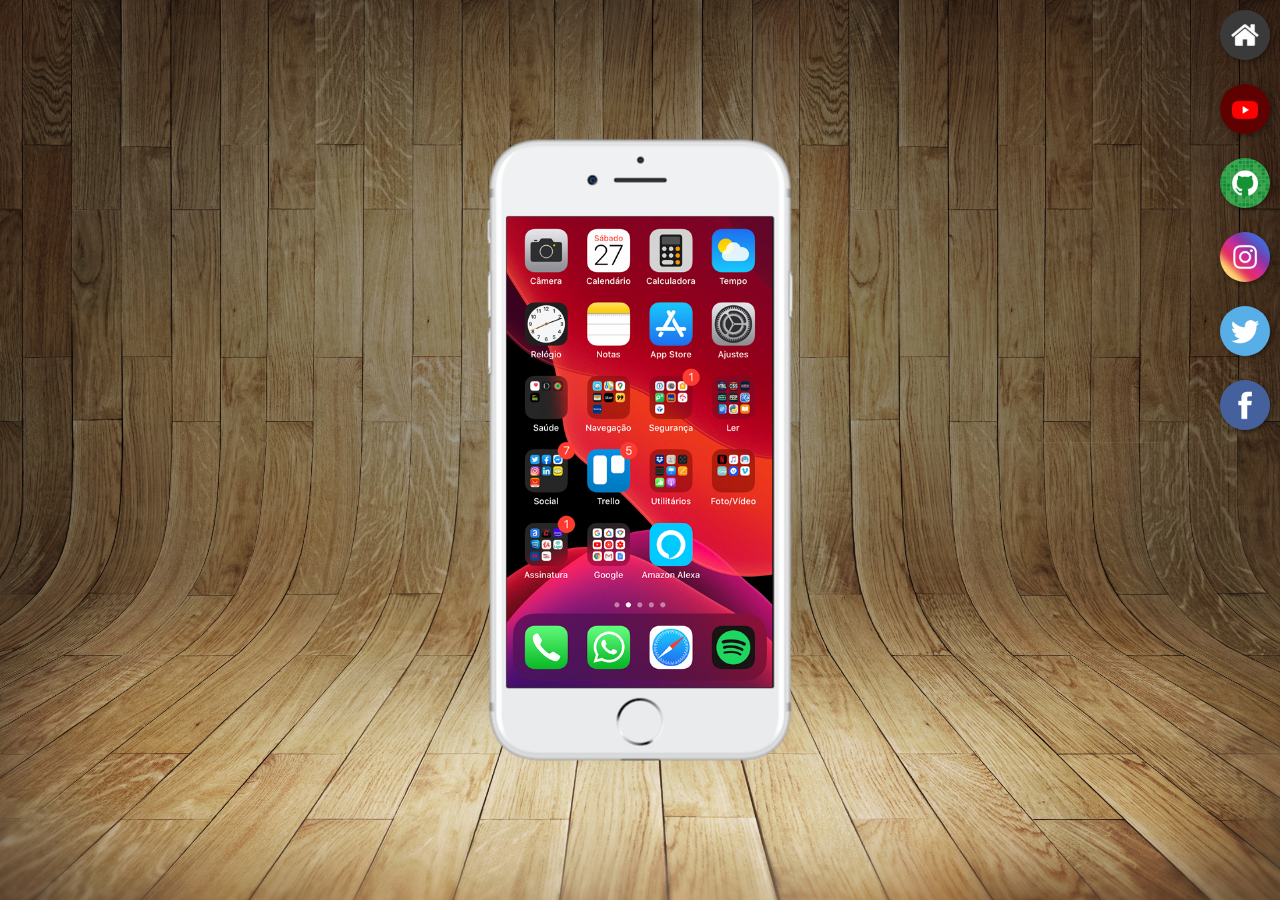
<file: index.html>
<!DOCTYPE html>
<html lang="pt-br">
<head>
    <meta charset="UTF-8">
    <meta name="viewport" content="width=device-width, initial-scale=1.0">
    <link rel="shortcut icon" href="favicon.ico" type="image/x-icon">
    <link rel="stylesheet" href="estilos/style.css">
    <title>Projeto Redes Sociais</title>
 </head>
 <body>
     <main>
        <section id="telefone">
            <iframe src="home.html" name="tela" id="tela" frameborder="0">
                Seu navegador não é compatível com isso.
            </iframe>
        </section>
        <section id="redes-sociais">
            <a href="home.html" target="tela"><img src="imagens/logo-home.jpg" alt="home"></a> <br>
            <a href="youtube.html" target="tela"><img src="imagens/logo-youtube.jpg" alt="youtube"></a> <br>
            <a href="github.html" target="tela"><img src="imagens/logo-github.jpg" alt="github"></a> <br>
            <a href="instagram.html" target="tela"><img src="imagens/logo-instagram.jpg" alt="instagram"></a> <br>
            <a href="twitter.html" target="tela"><img src="imagens/logo-twitter.jpg" alt="twitter"></a> <br>
            <a href="facebook.html" target="tela"><img src="imagens/logo-facebook.jpg" alt="facebook"></a> <br>
        </section>
     </main>
</body>
</html>
</file>
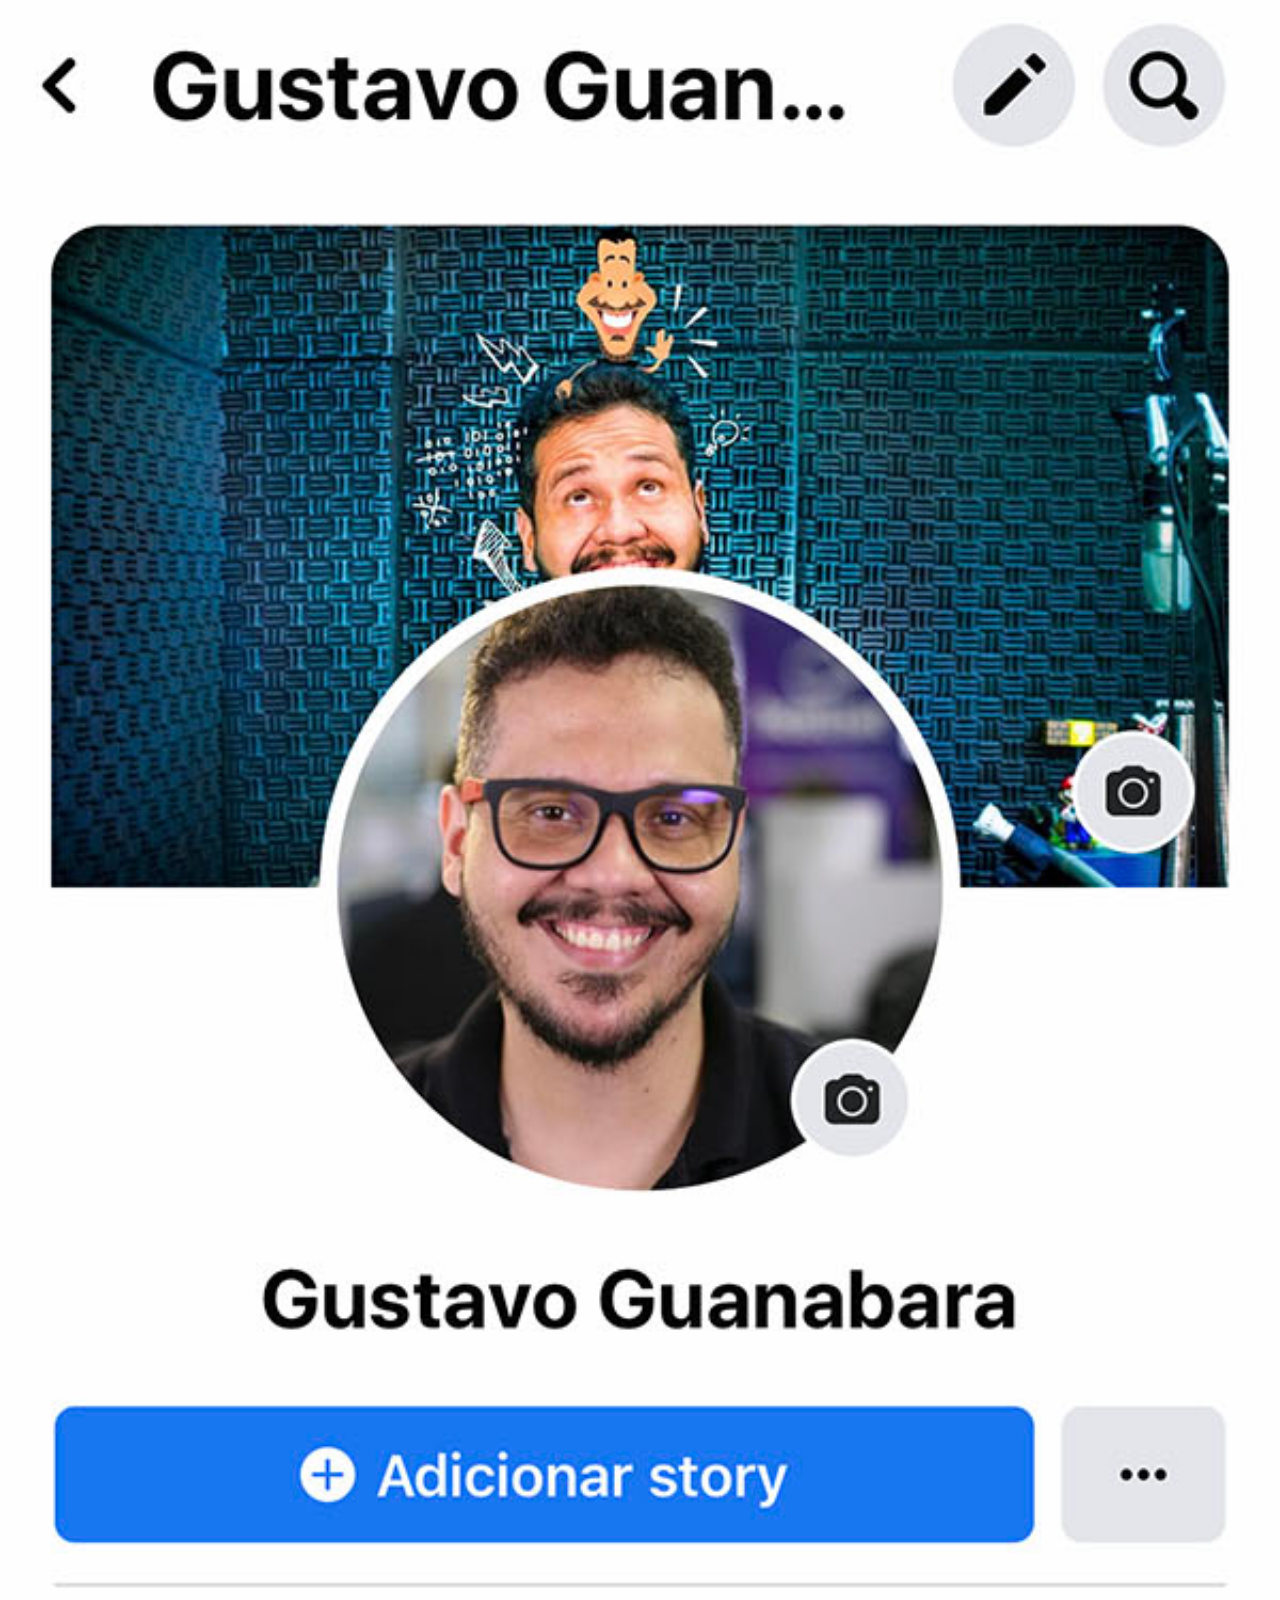
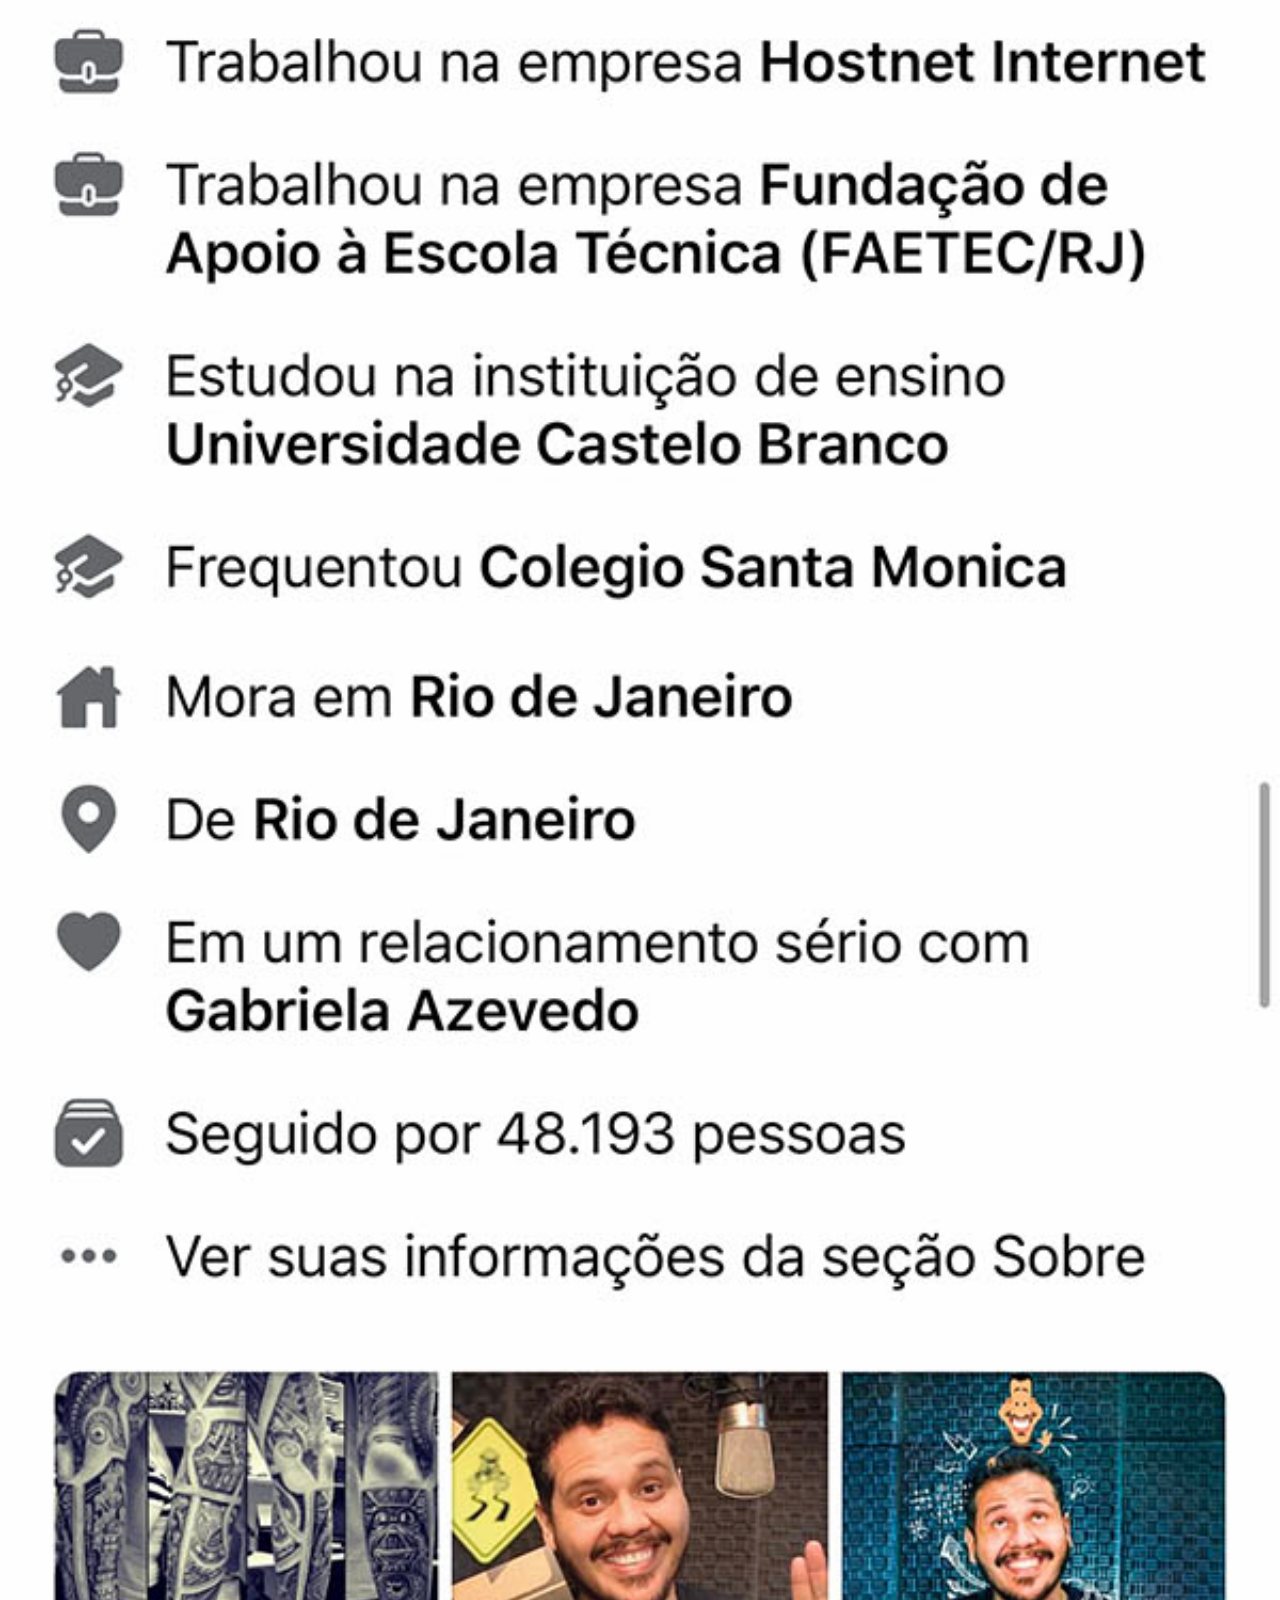
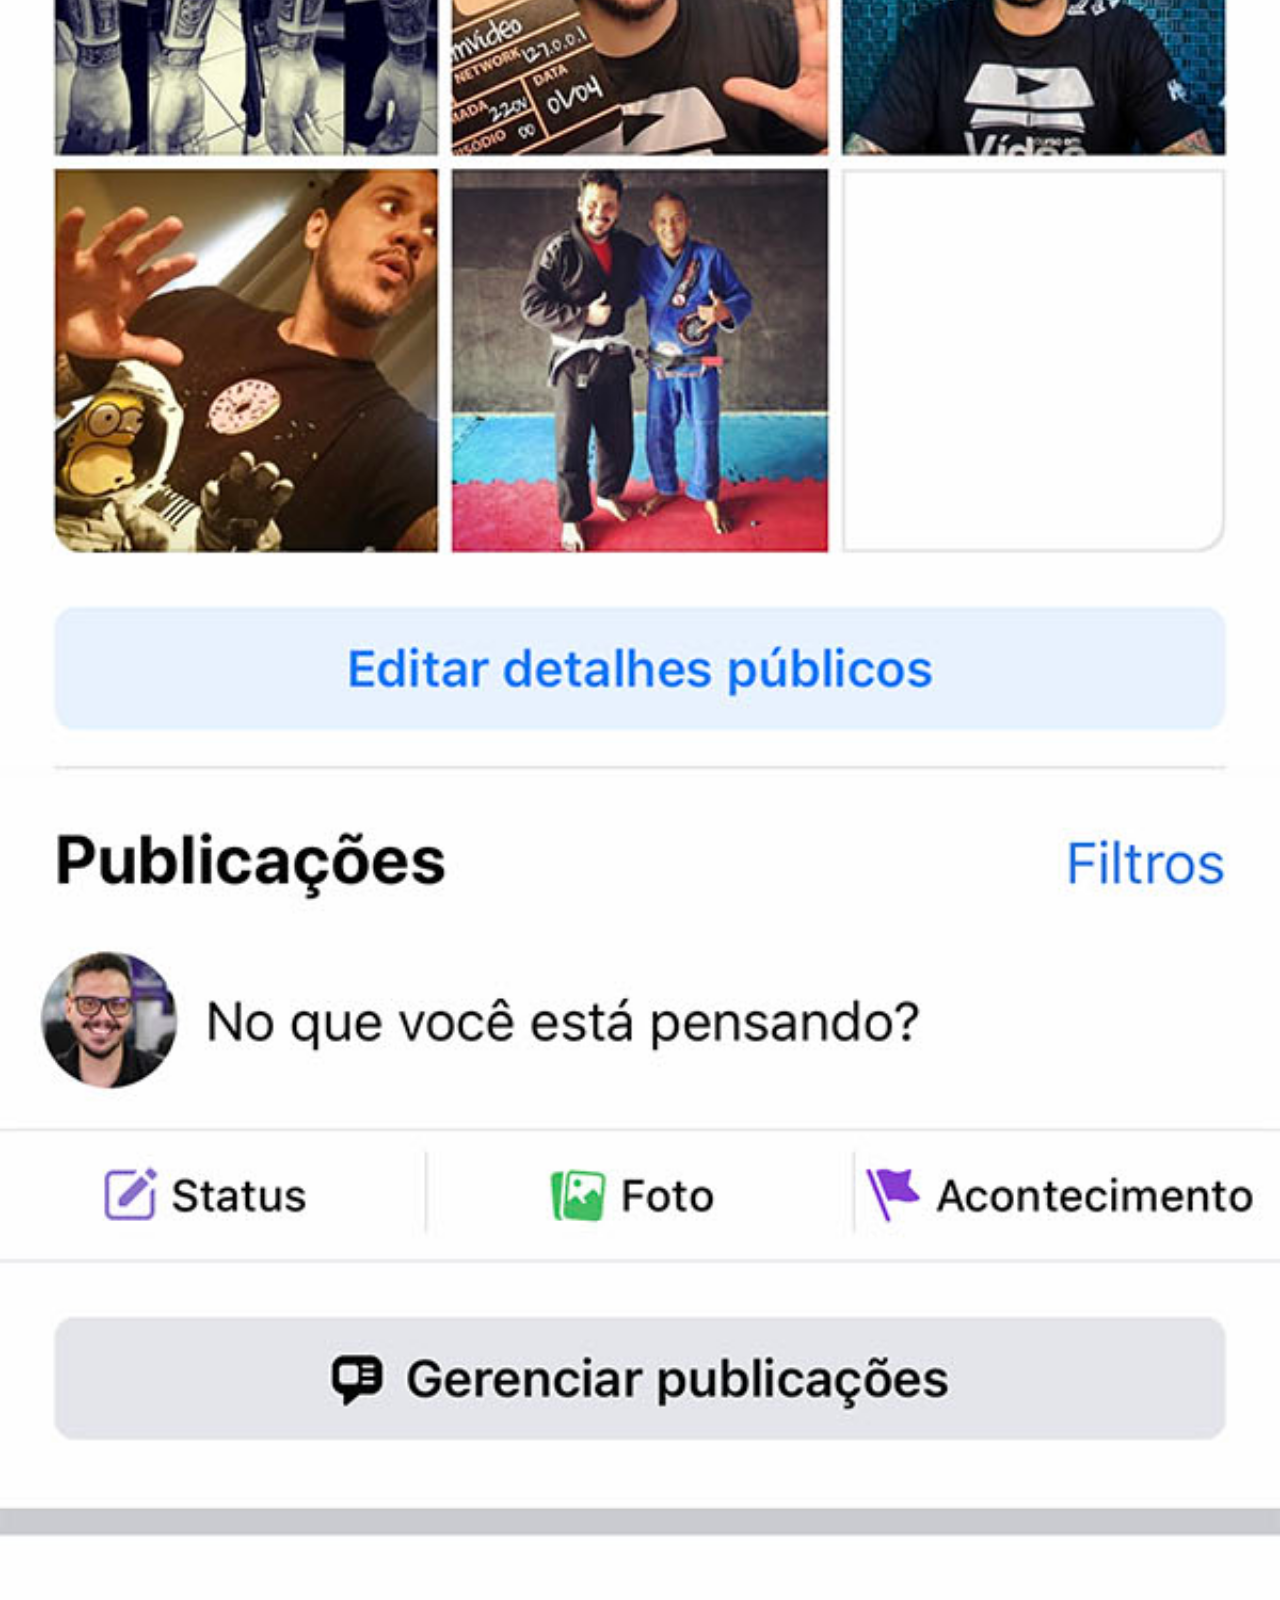
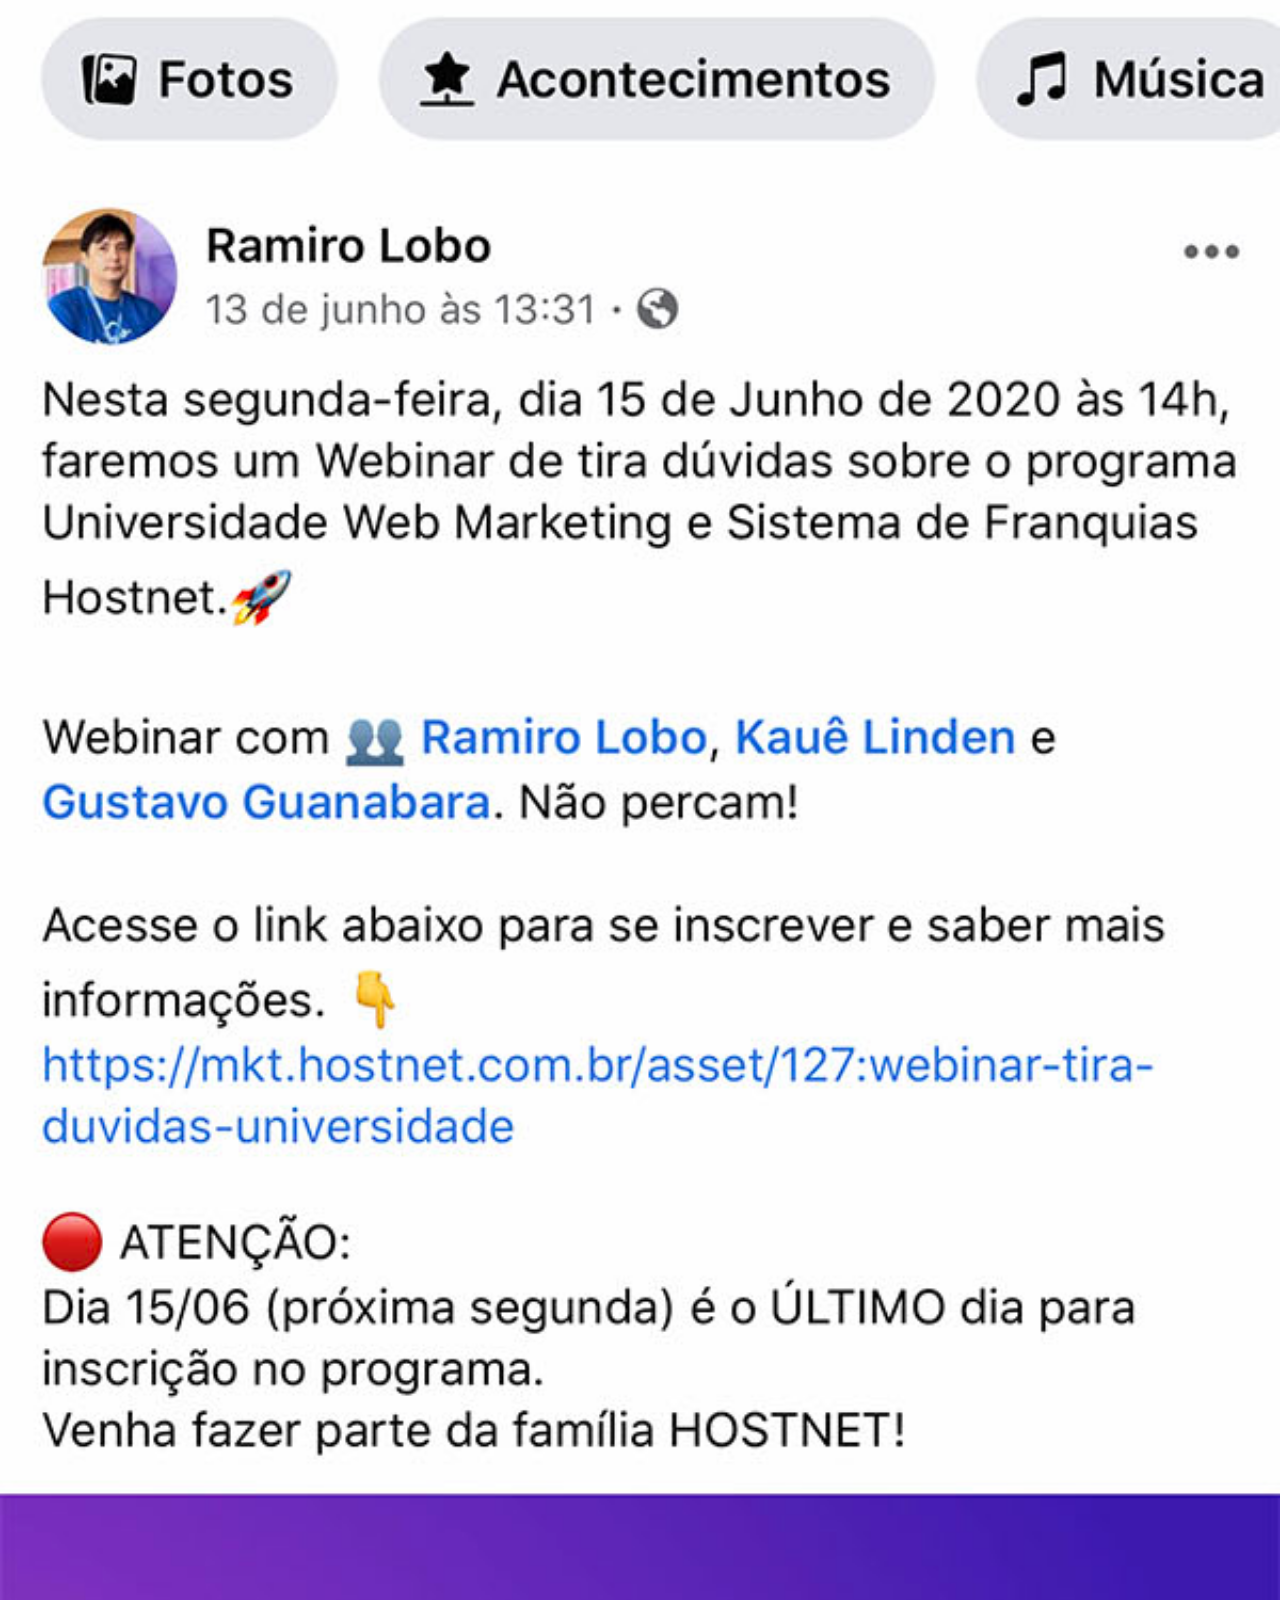
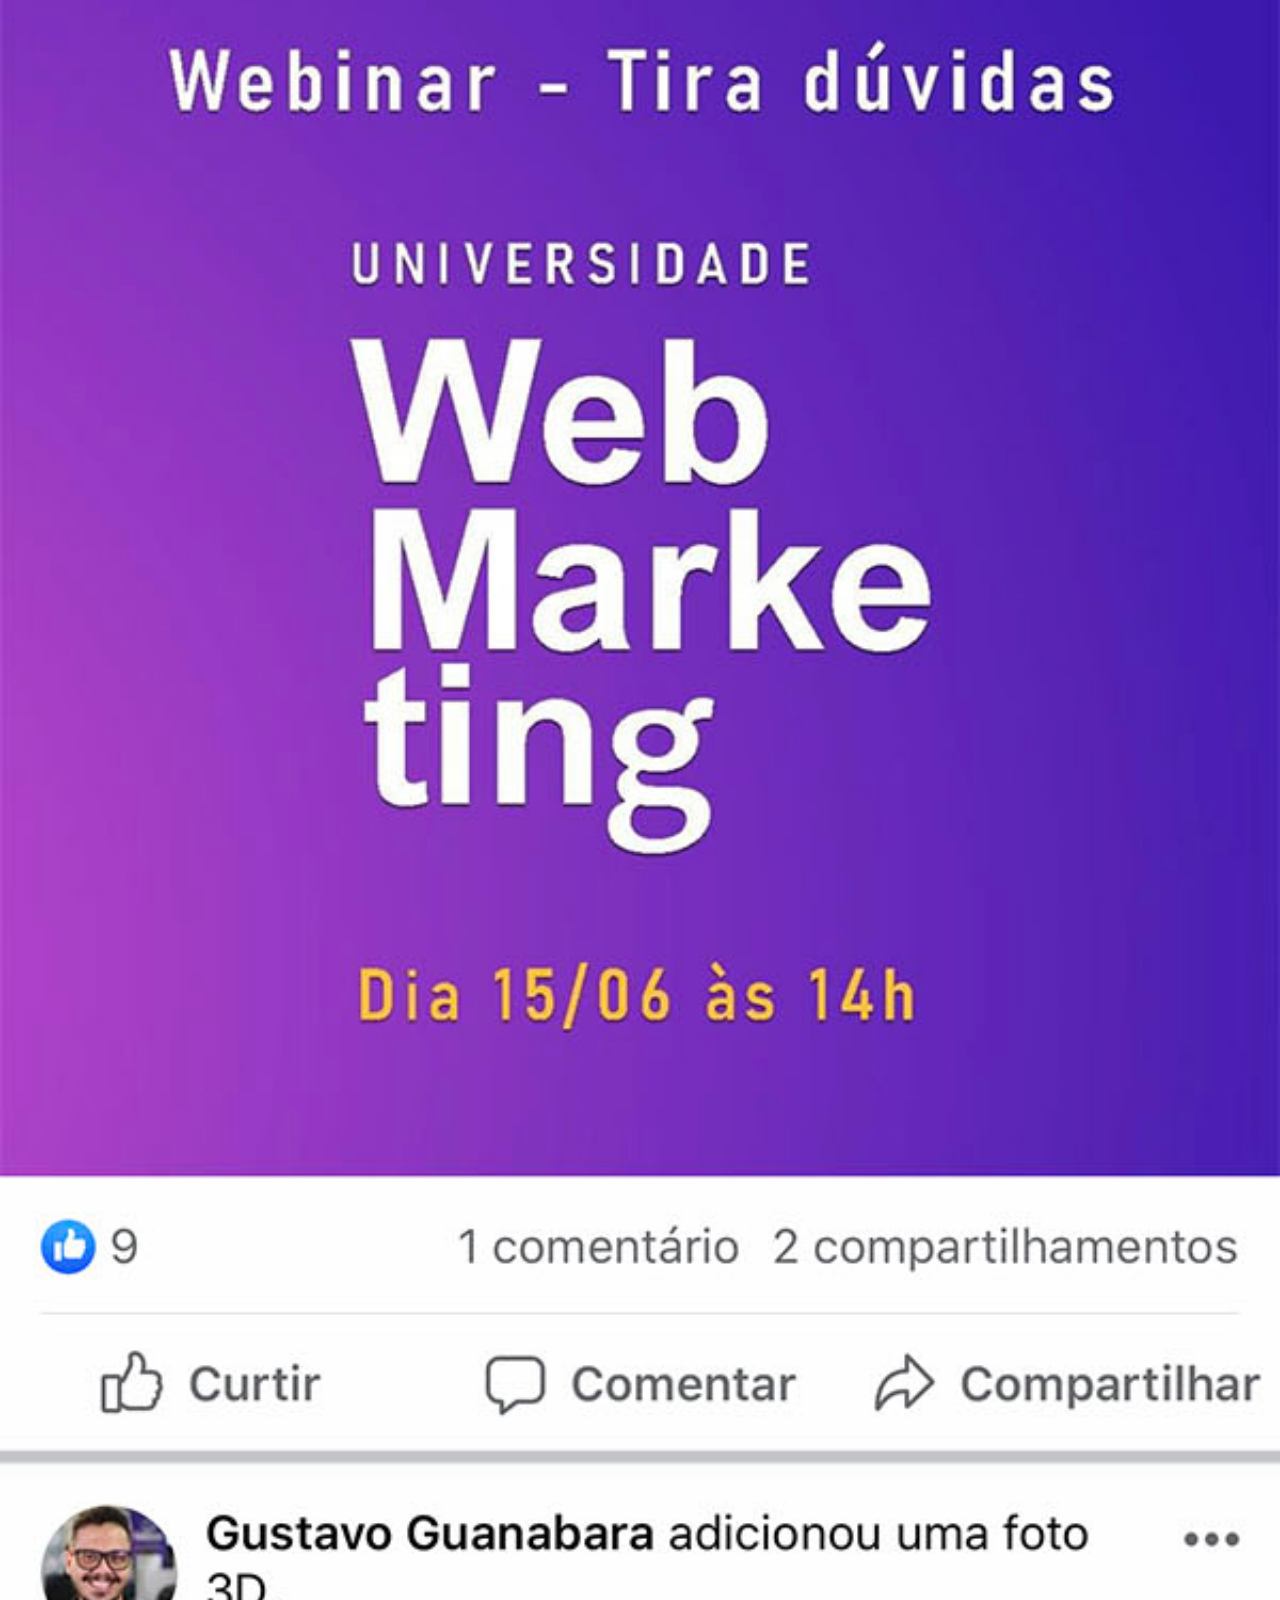
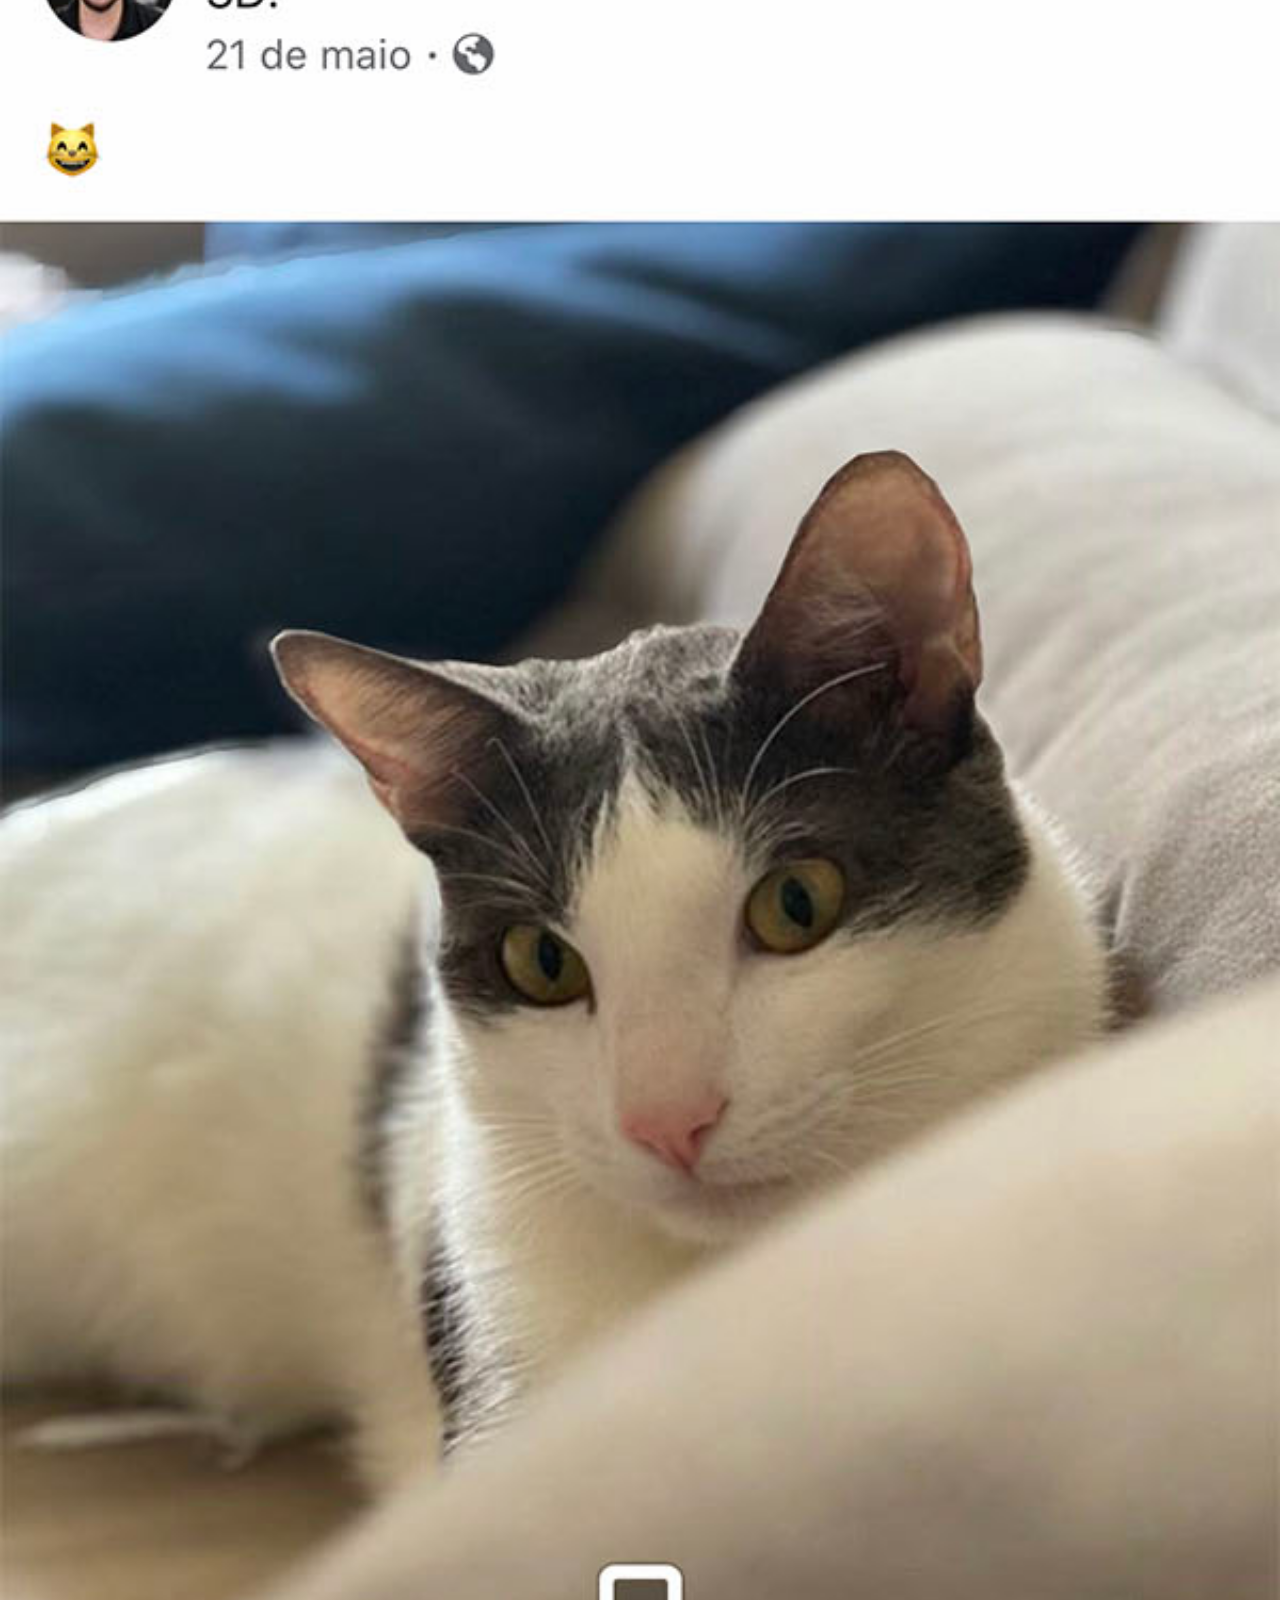
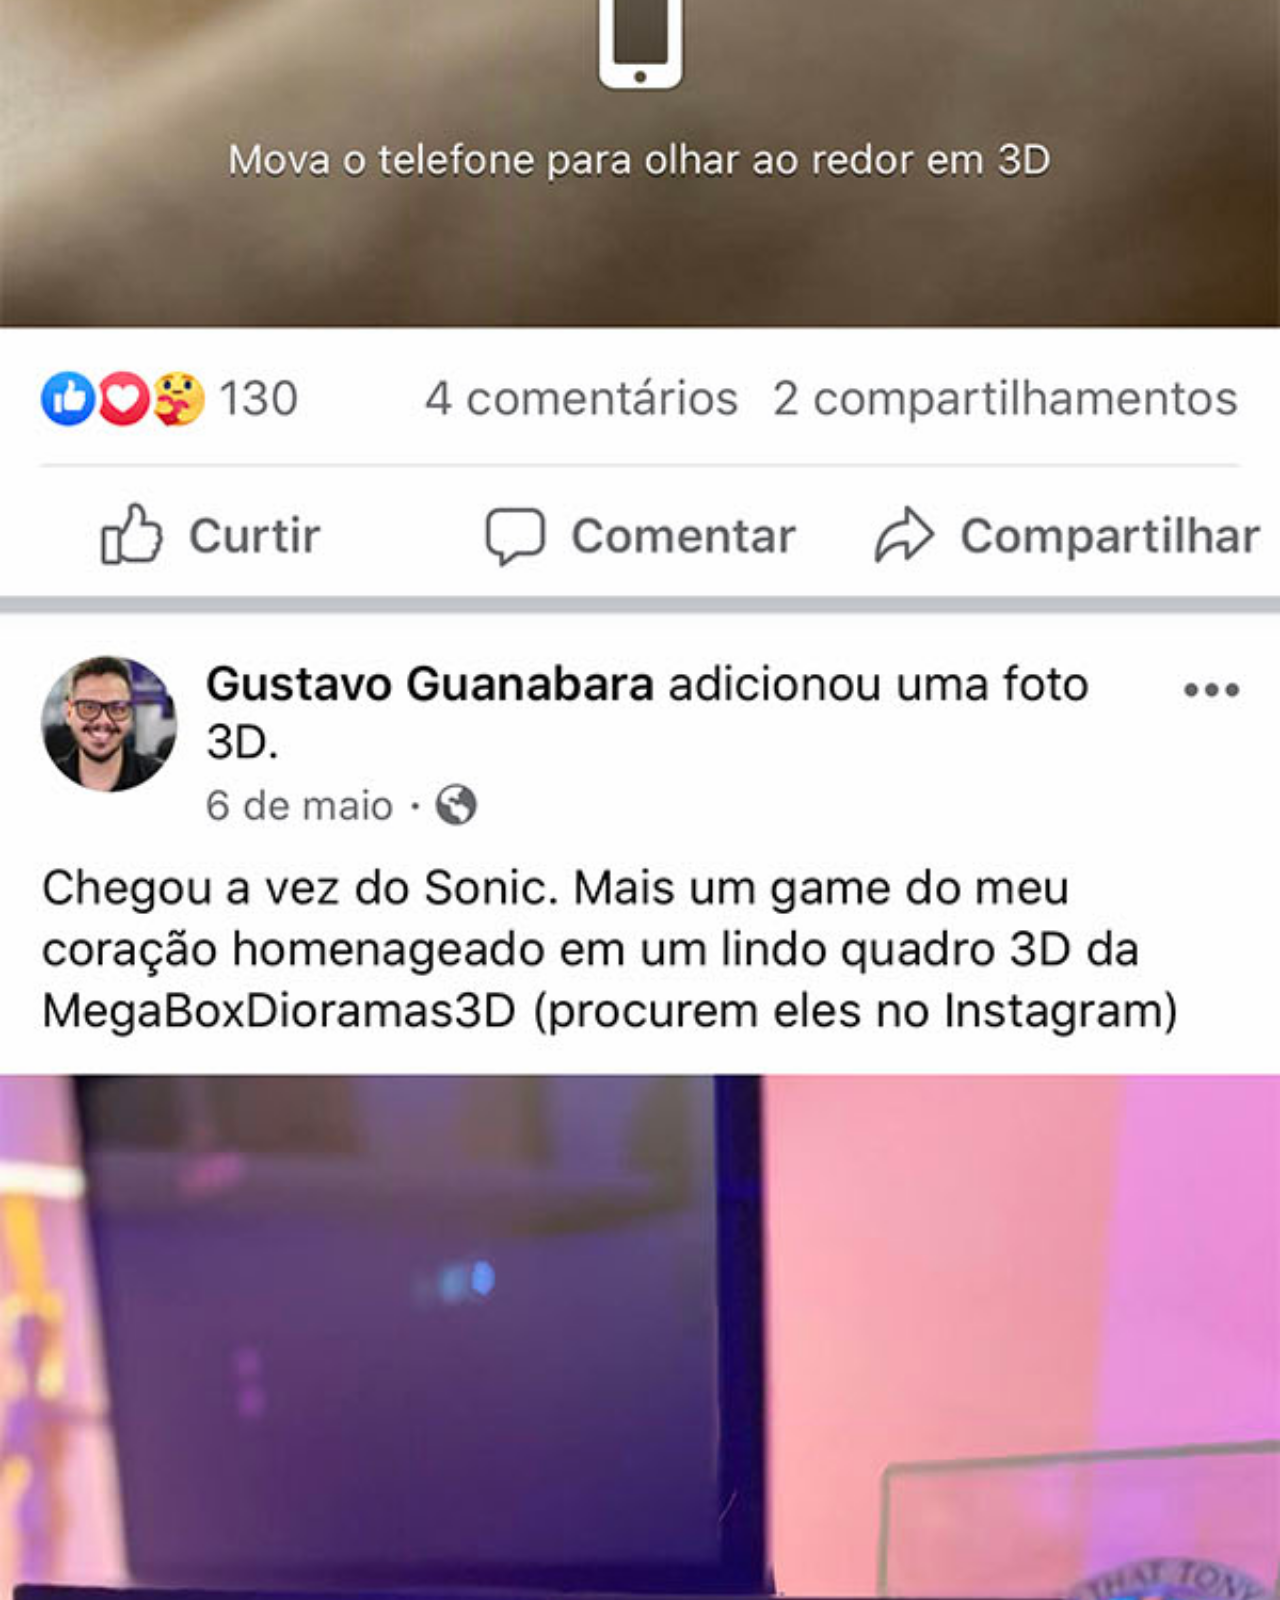
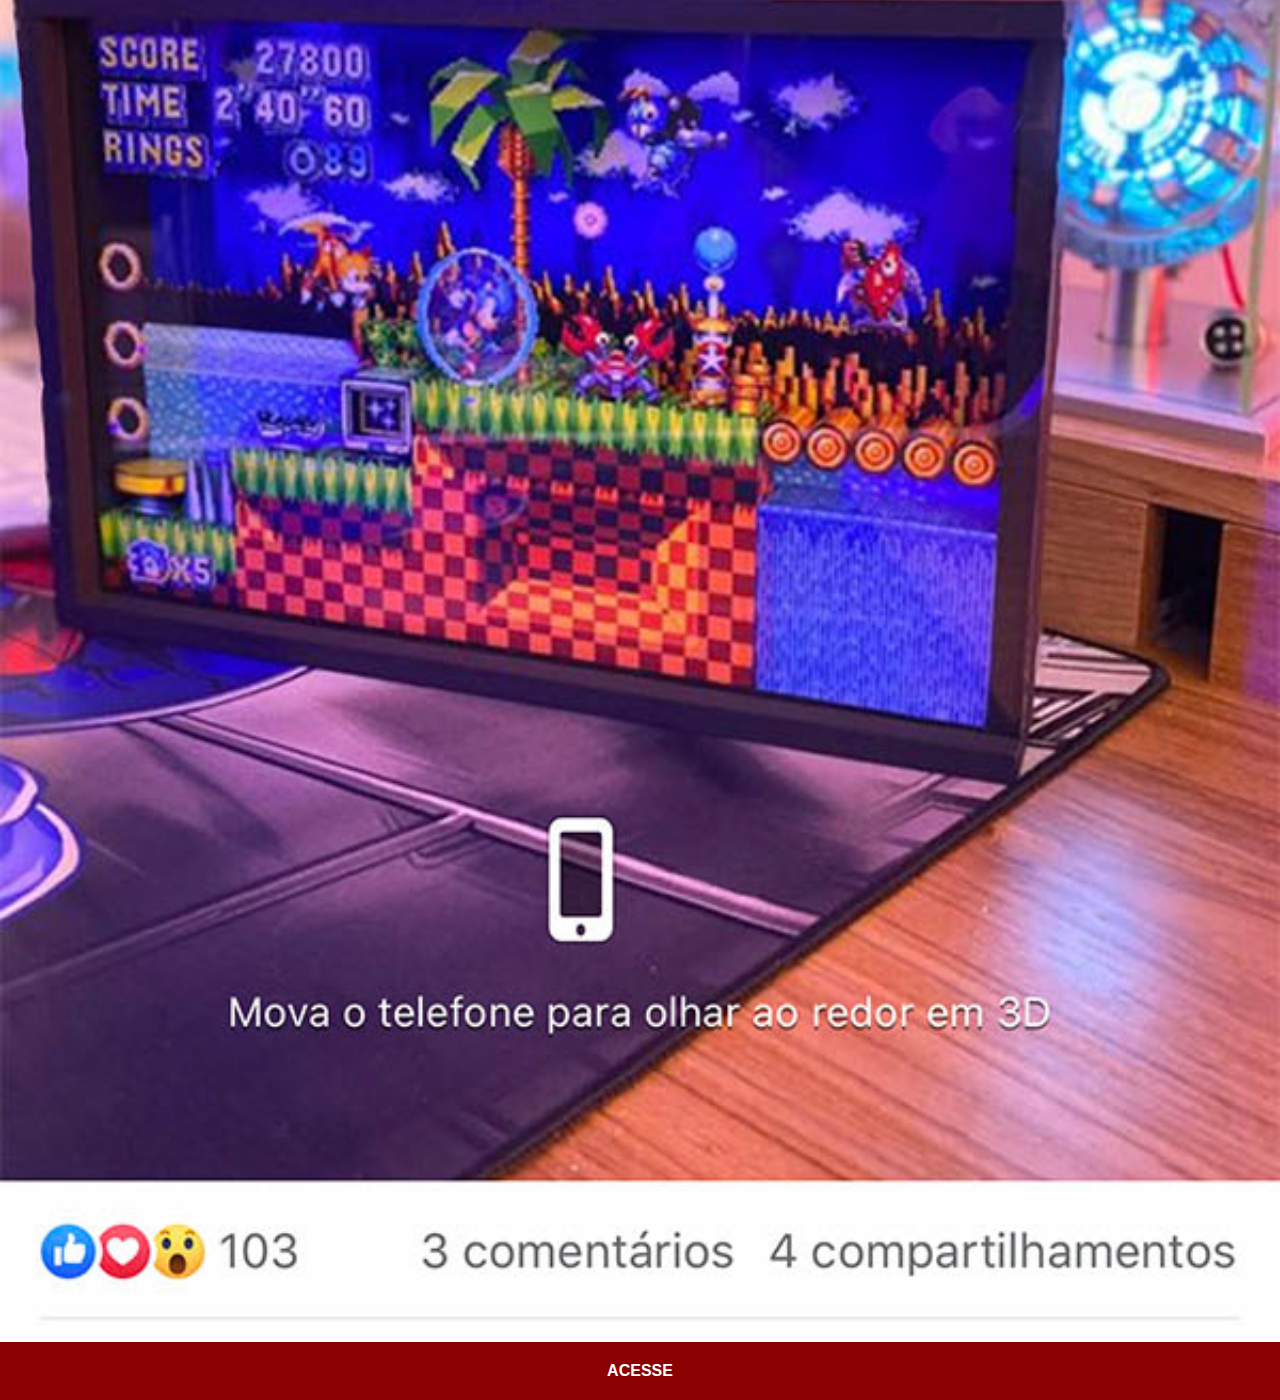
<file: facebook.html>
<!DOCTYPE html>
<html lang="pt-br">
<head>
    <meta charset="UTF-8">
    <meta name="viewport" content="width=device-width, initial-scale=1.0">
    <title>Facebook</title>
    <link rel="stylesheet" href="estilos/social.css">
</head>
<body>
    <img src="imagens/tela-facebook.jpg" alt="facebook">
    <a href="https://www.facebook.com/gustavoguanabara/?locale=pt_BR" target="_blank">ACESSE</a>
</body>
</html>
</file>
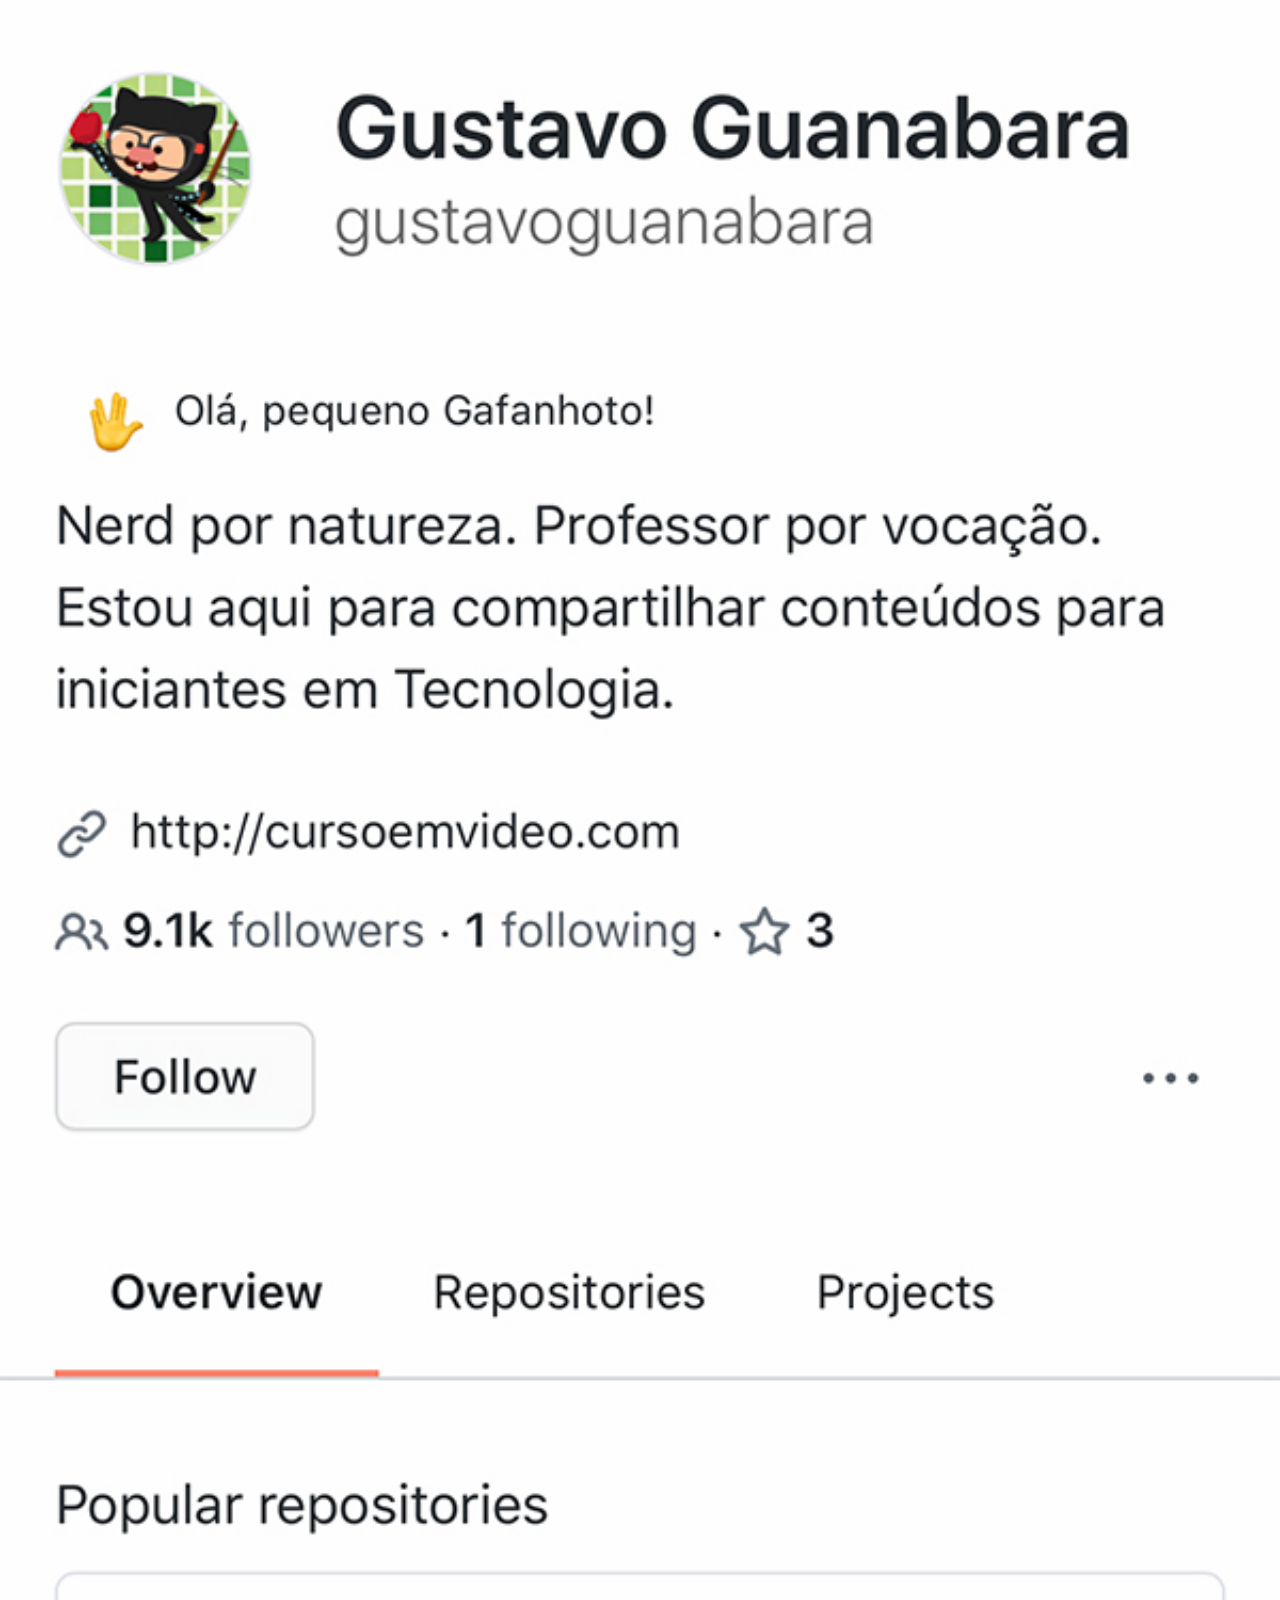
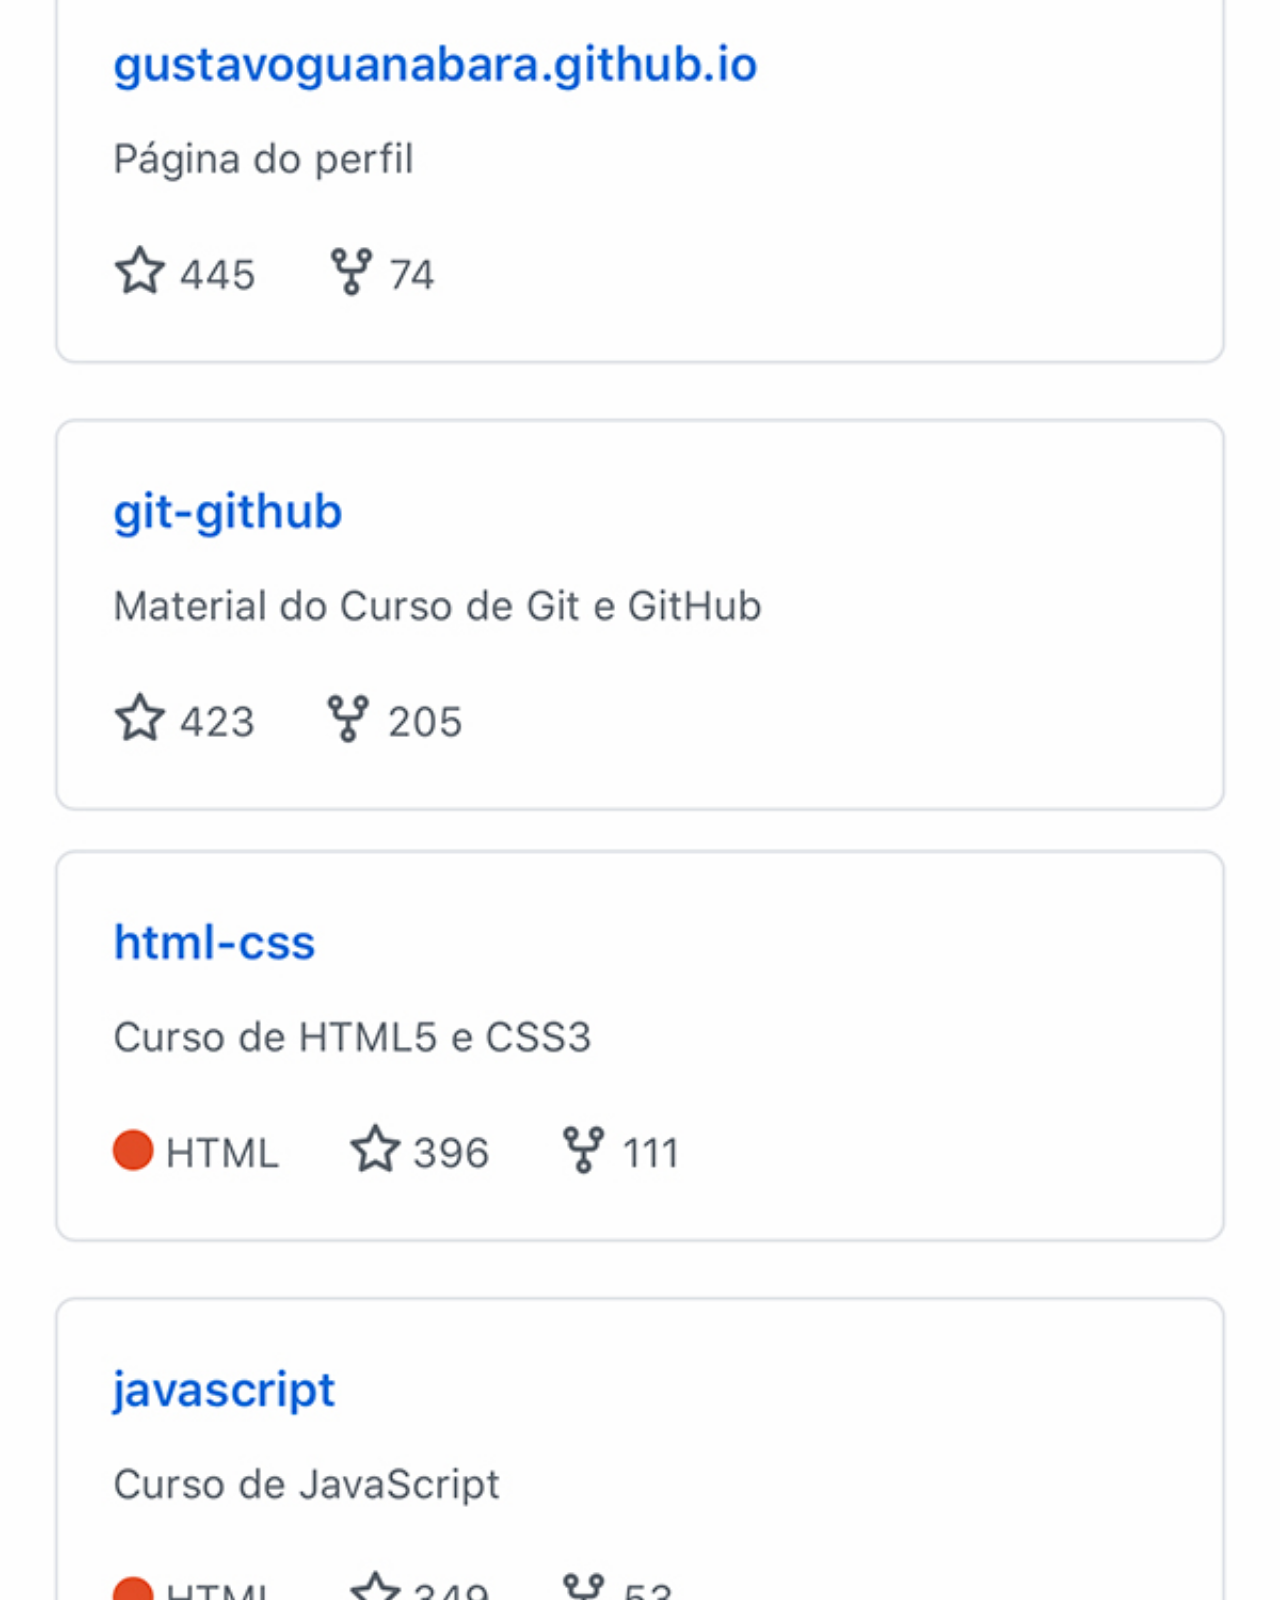
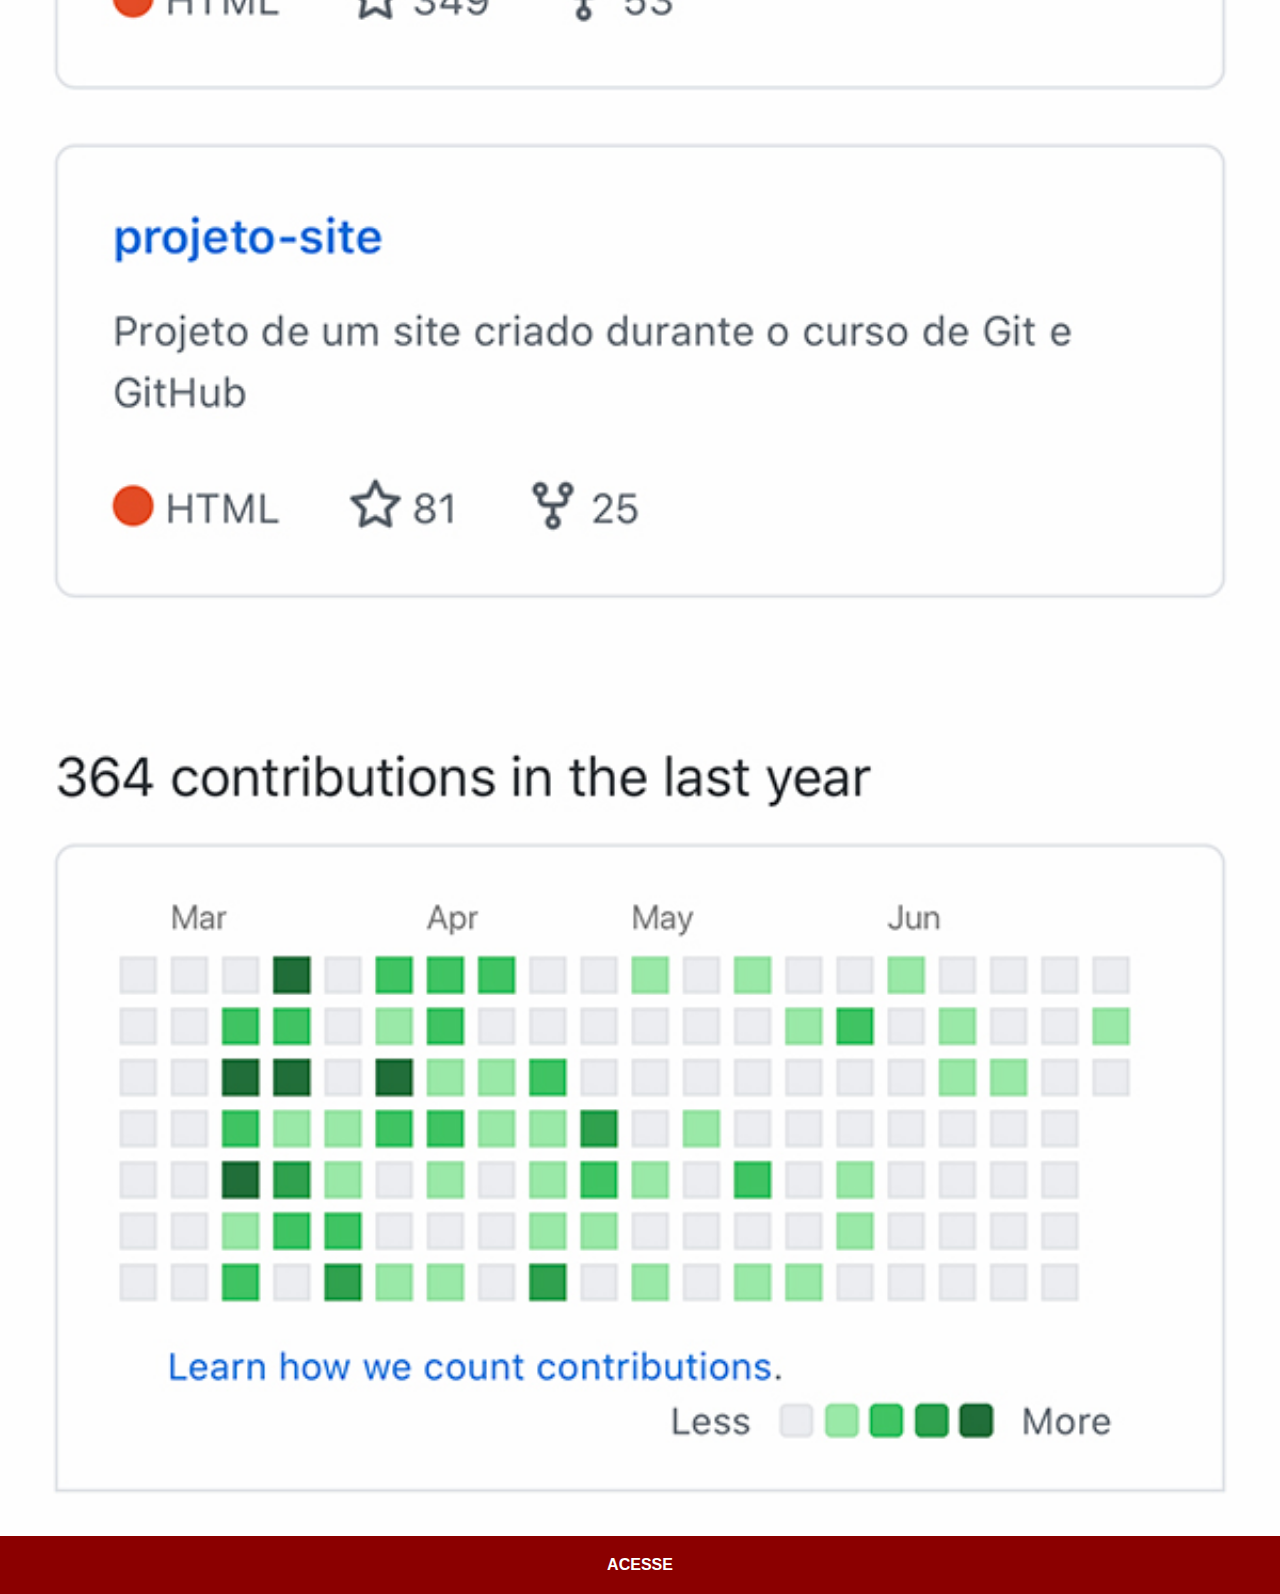
<file: github.html>
<!DOCTYPE html>
<html lang="pt-br">
<head>
    <meta charset="UTF-8">
    <meta name="viewport" content="width=device-width, initial-scale=1.0">
    <title>GitHub</title>
    <link rel="stylesheet" href="estilos/social.css">
</head>
<body>
    <img src="imagens/tela-github.jpg" alt="github">
    <a href="https://github.com/gustavoguanabara" target="_blank">ACESSE</a>
</body>
</html>
</file>
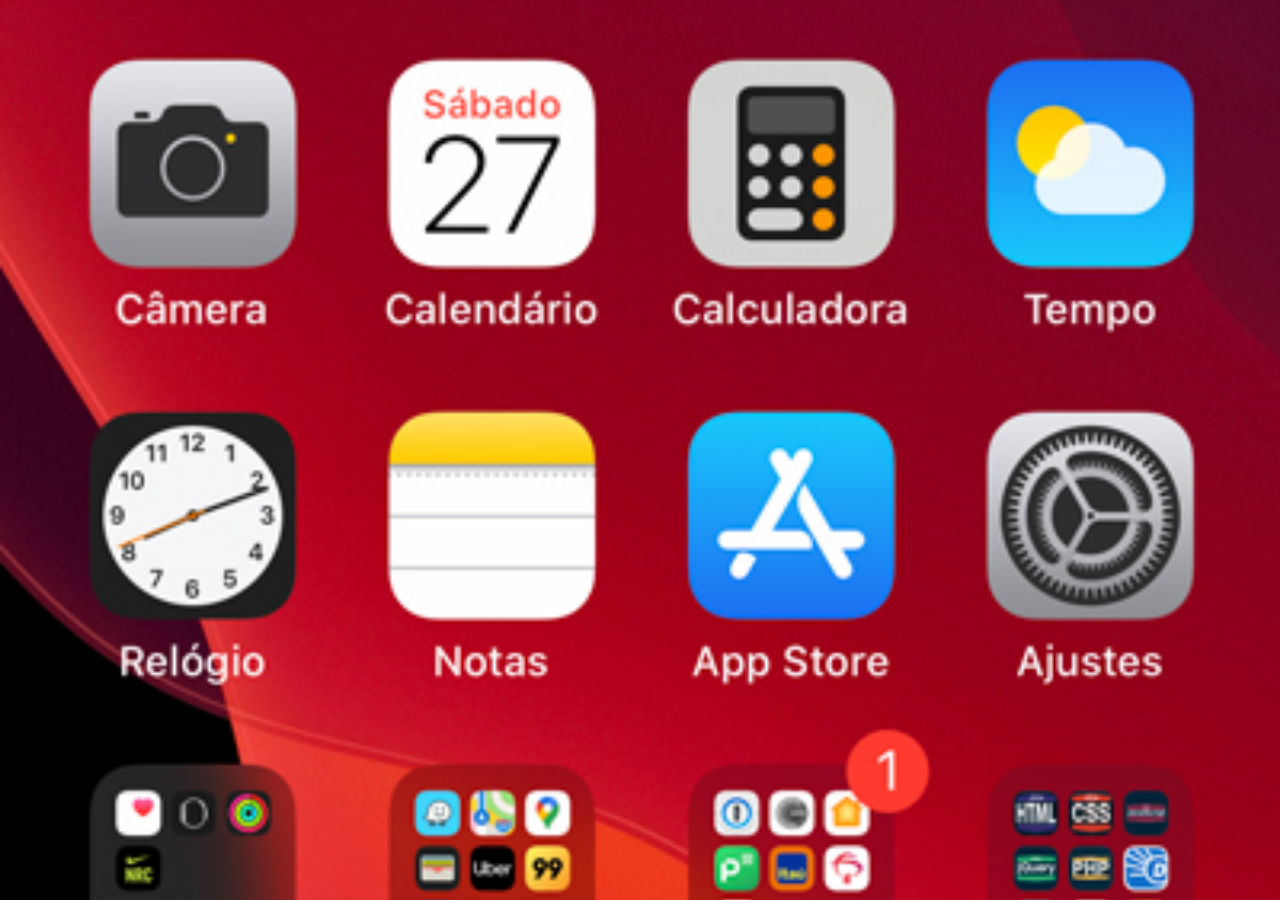
<file: home.html>
<!DOCTYPE html>
<html lang="pt-br">
<head>
    <meta charset="UTF-8">
    <meta name="viewport" content="width=device-width, initial-scale=1.0">
    <title>Nome</title>
    <style>
        * {
            margin: 0px;
            padding: 0px;
        }

        body {
            width: 100vw;
            height: 100vh;
            background: black url('imagens/tela-home.jpg') no-repeat top center;
            background-size: cover;
        }
    </style>
</head>
<body>
    
</body>
</html>
</file>
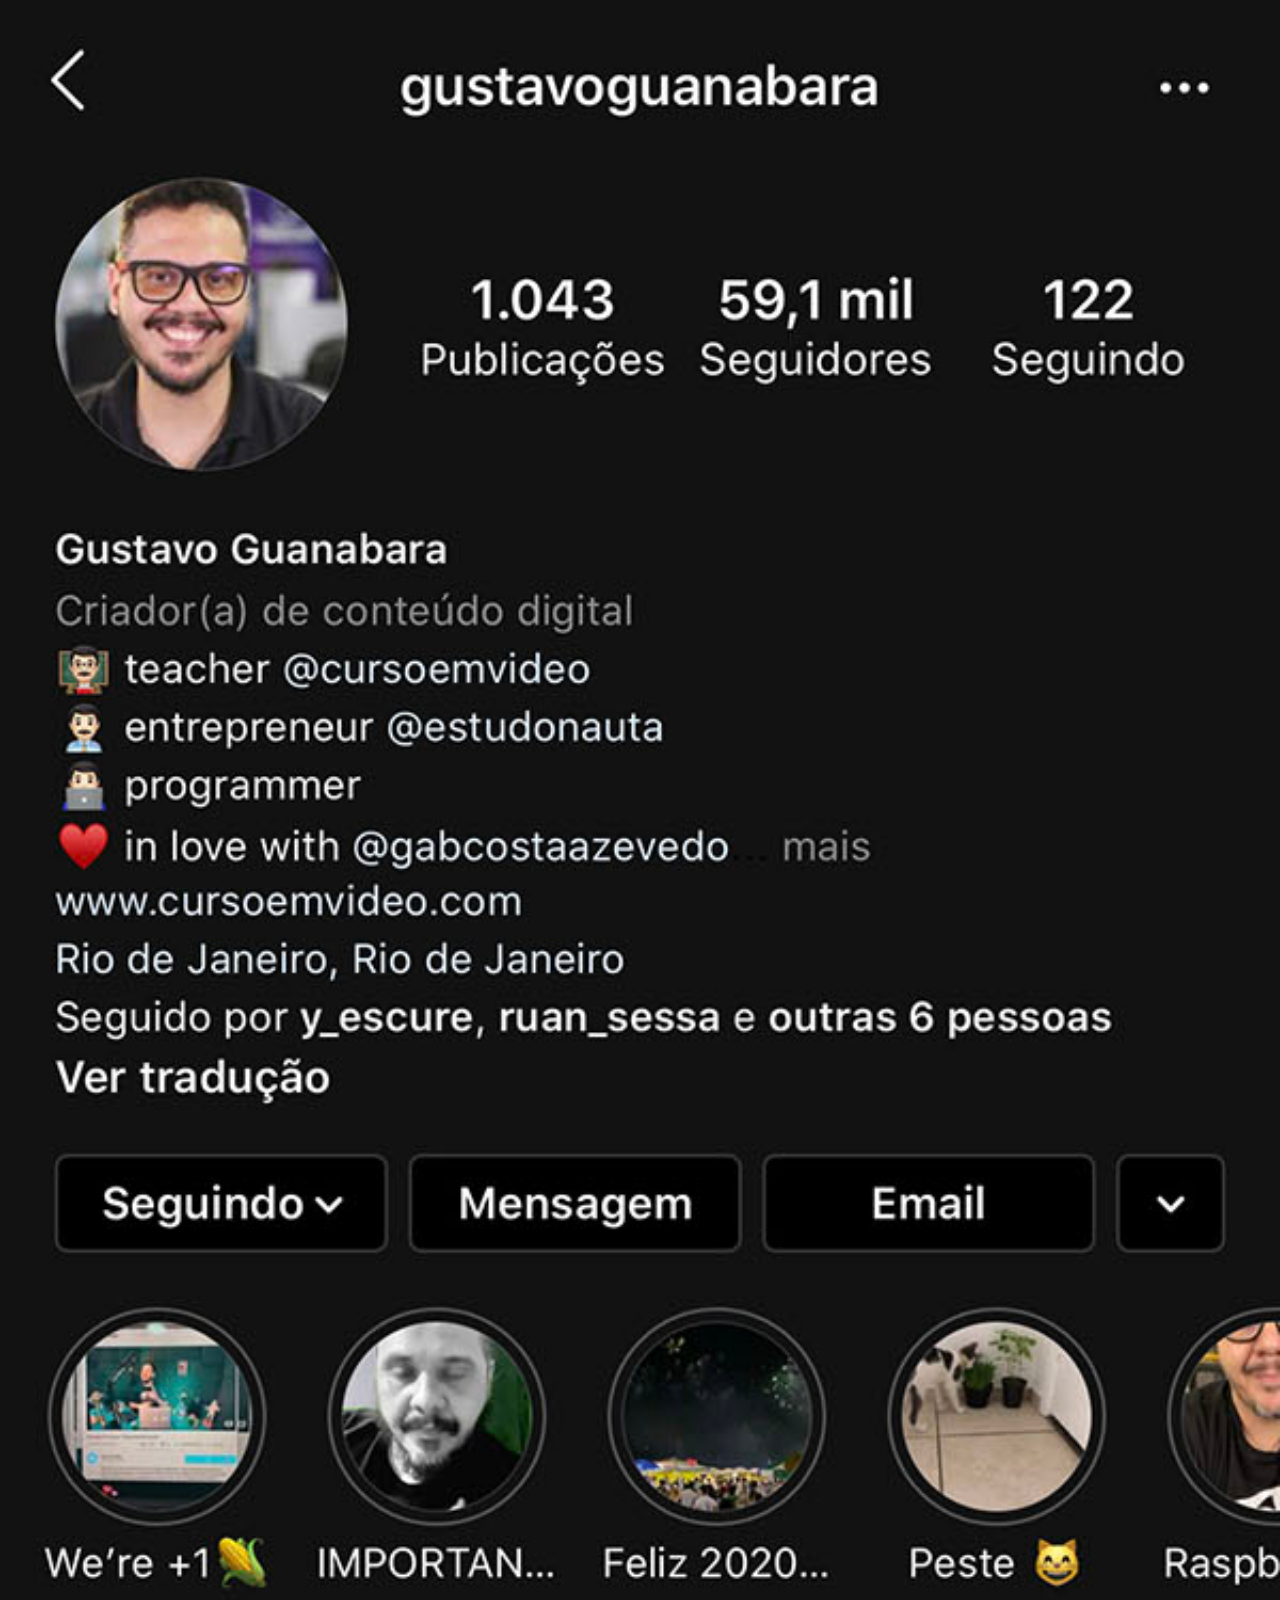
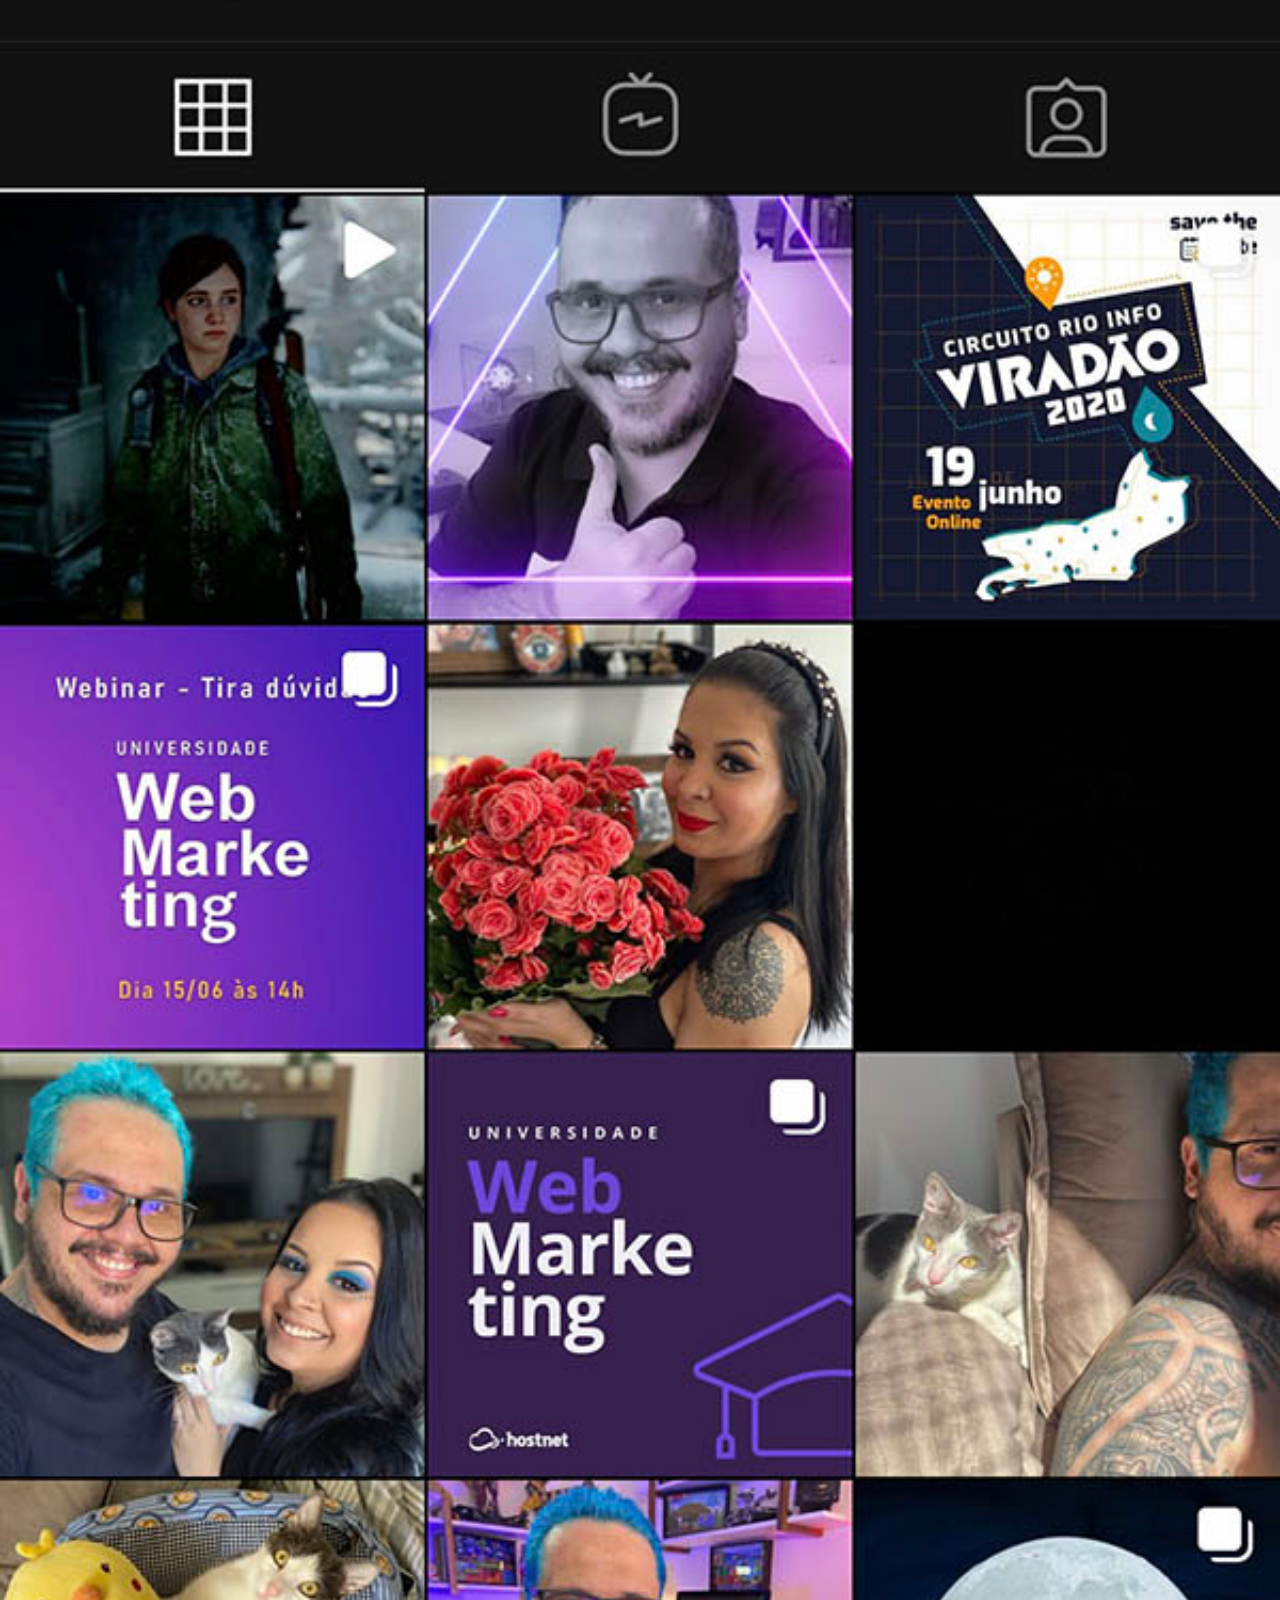
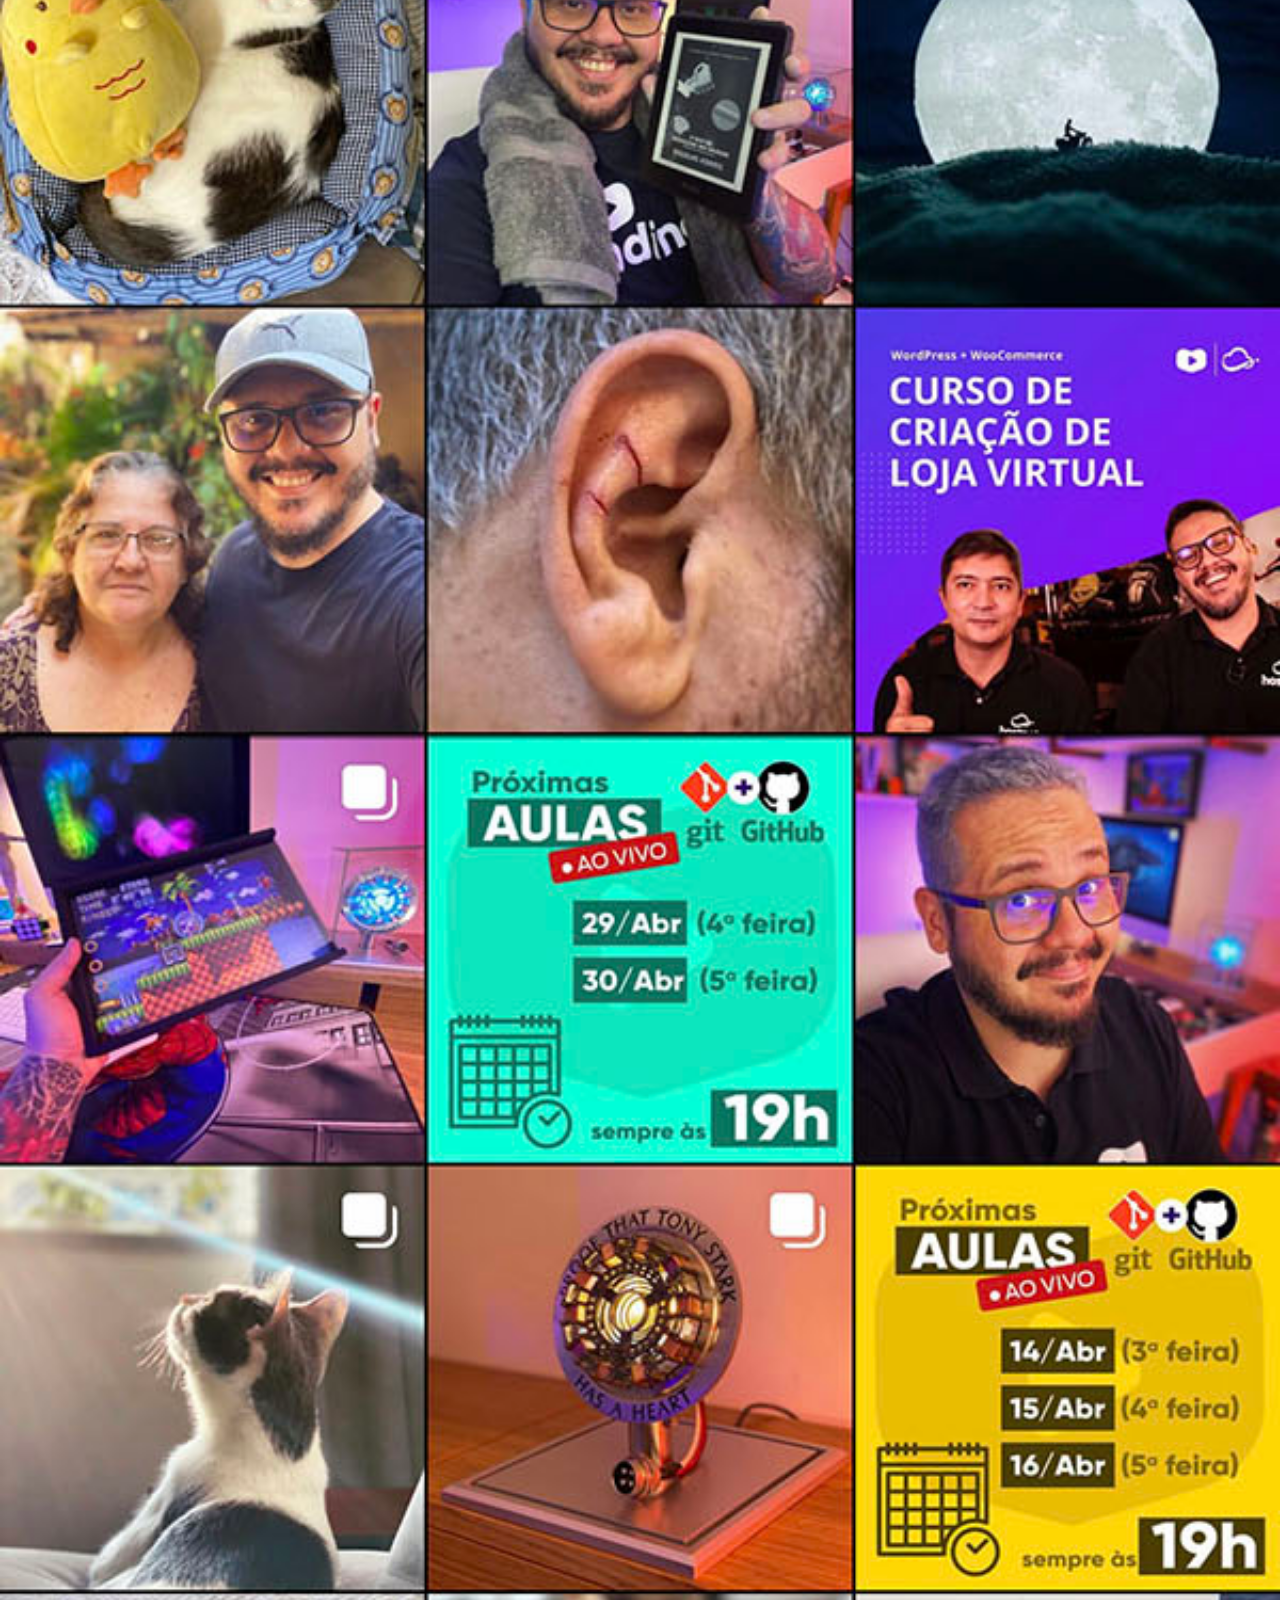
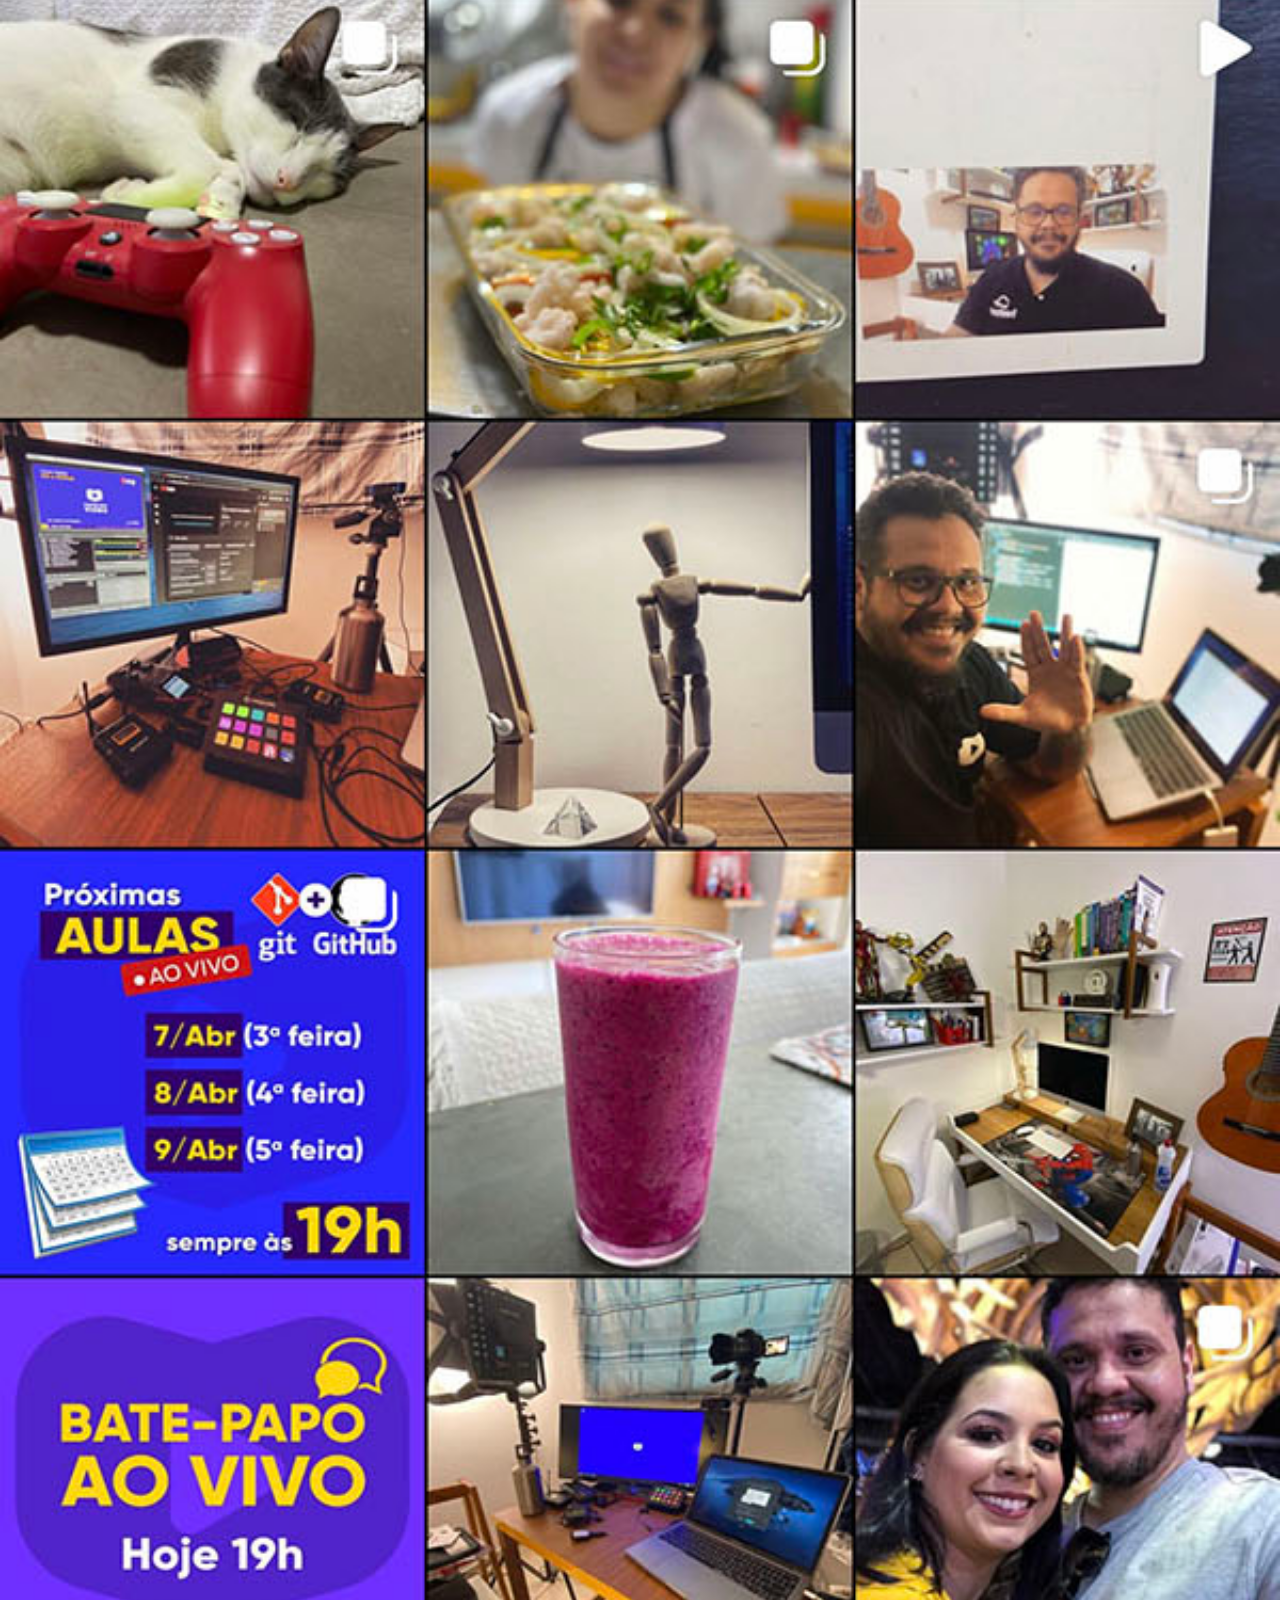
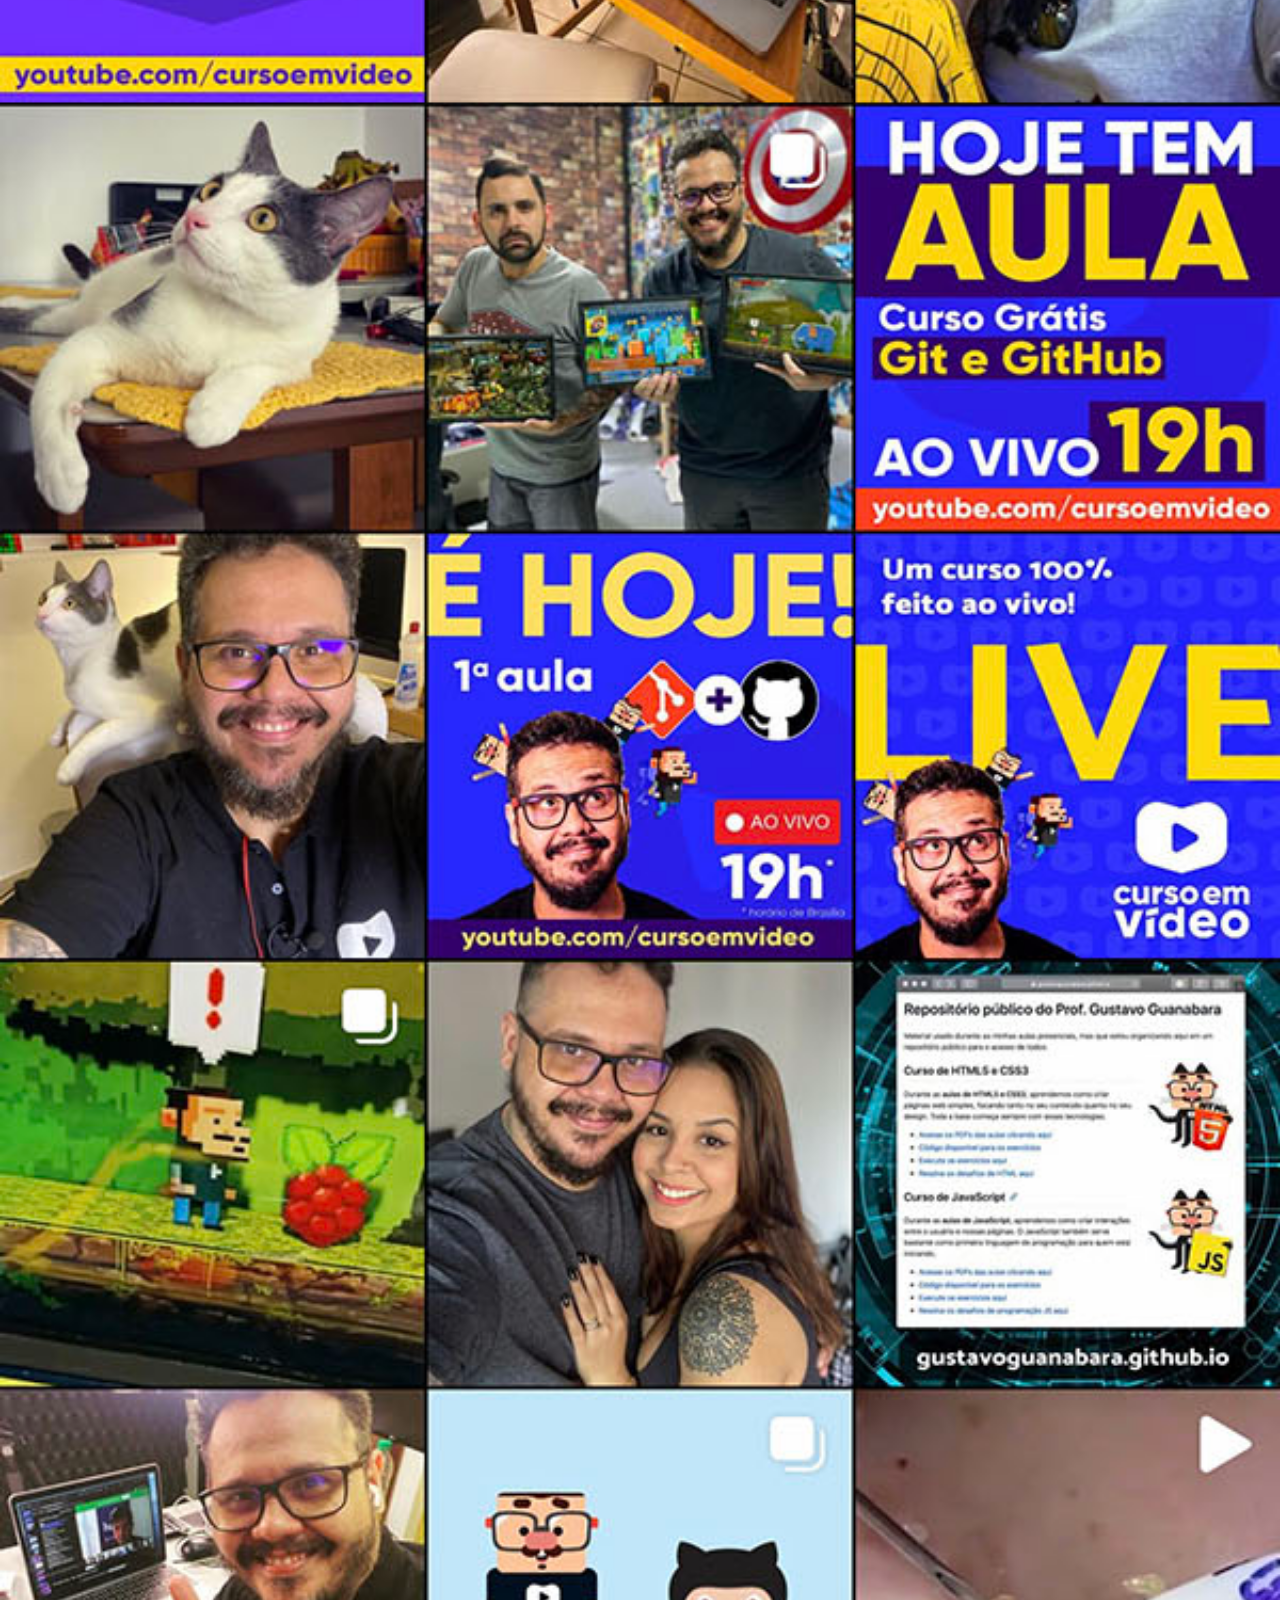
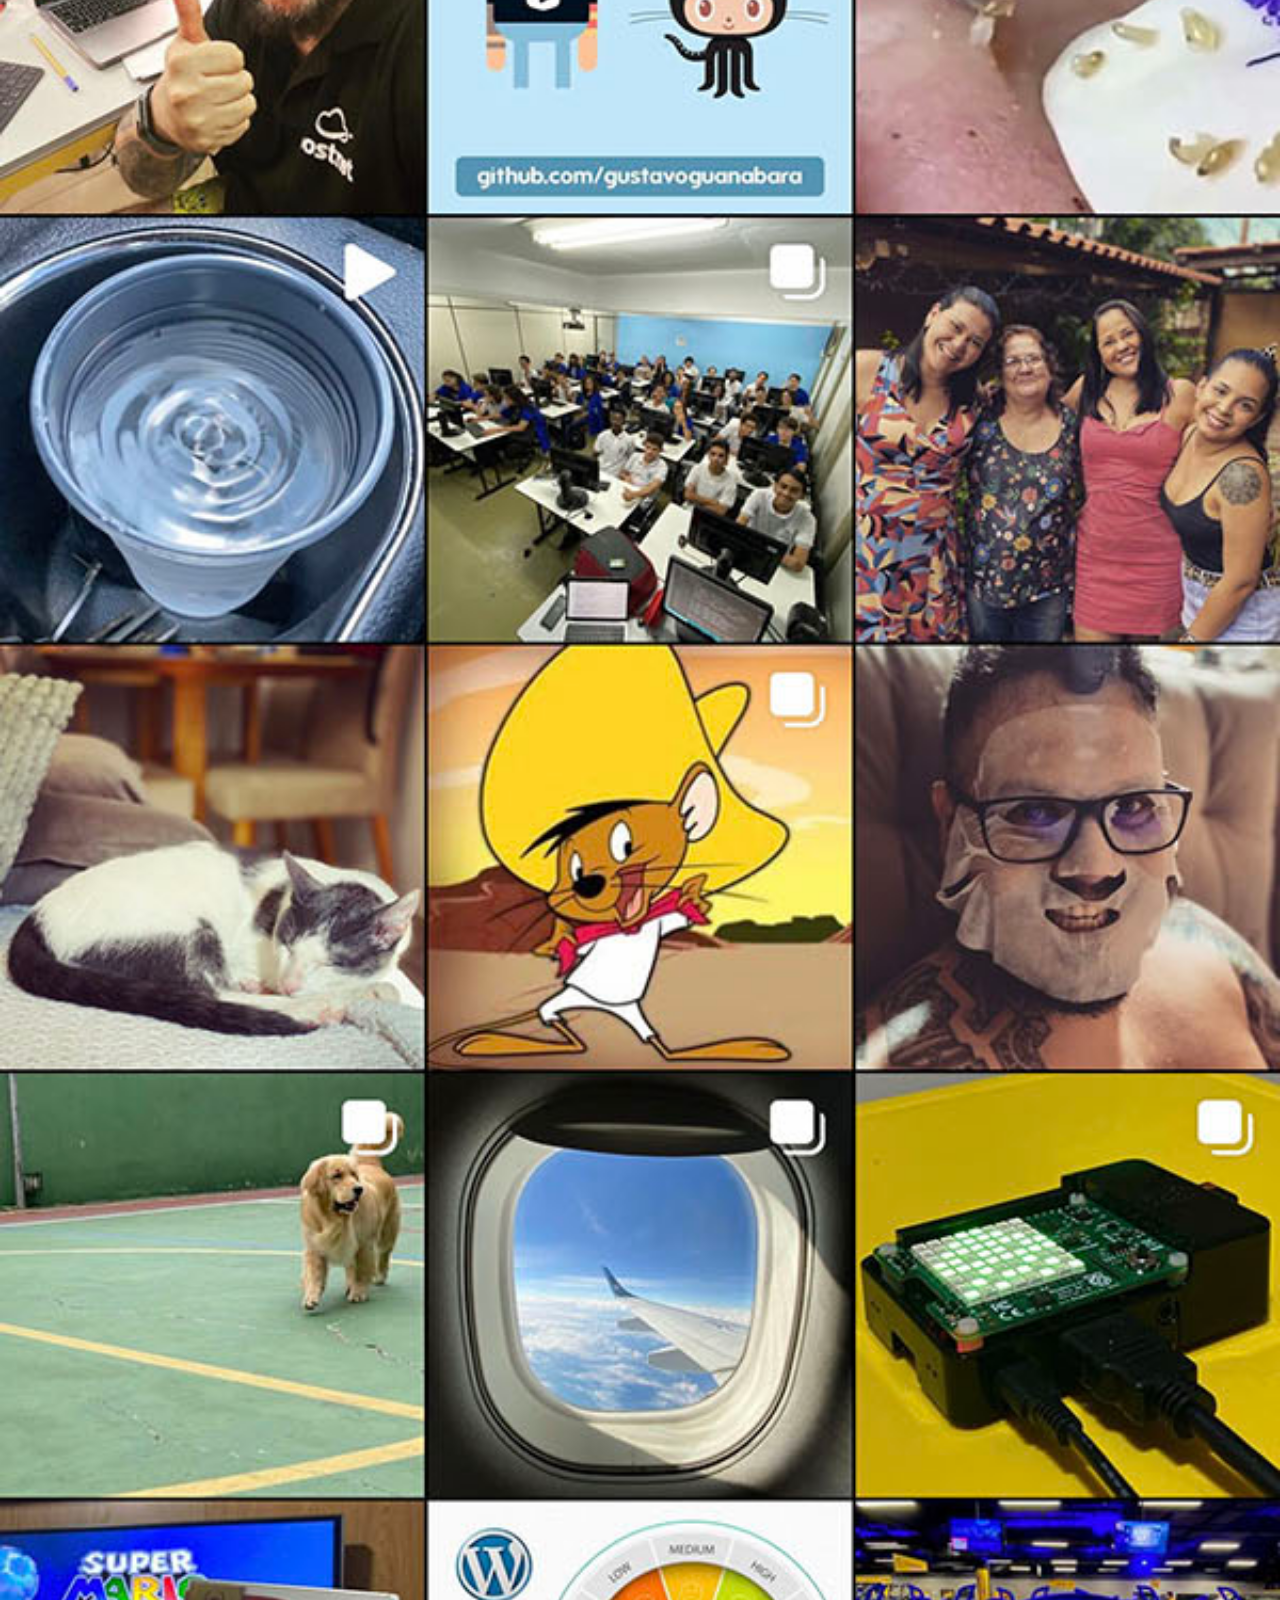
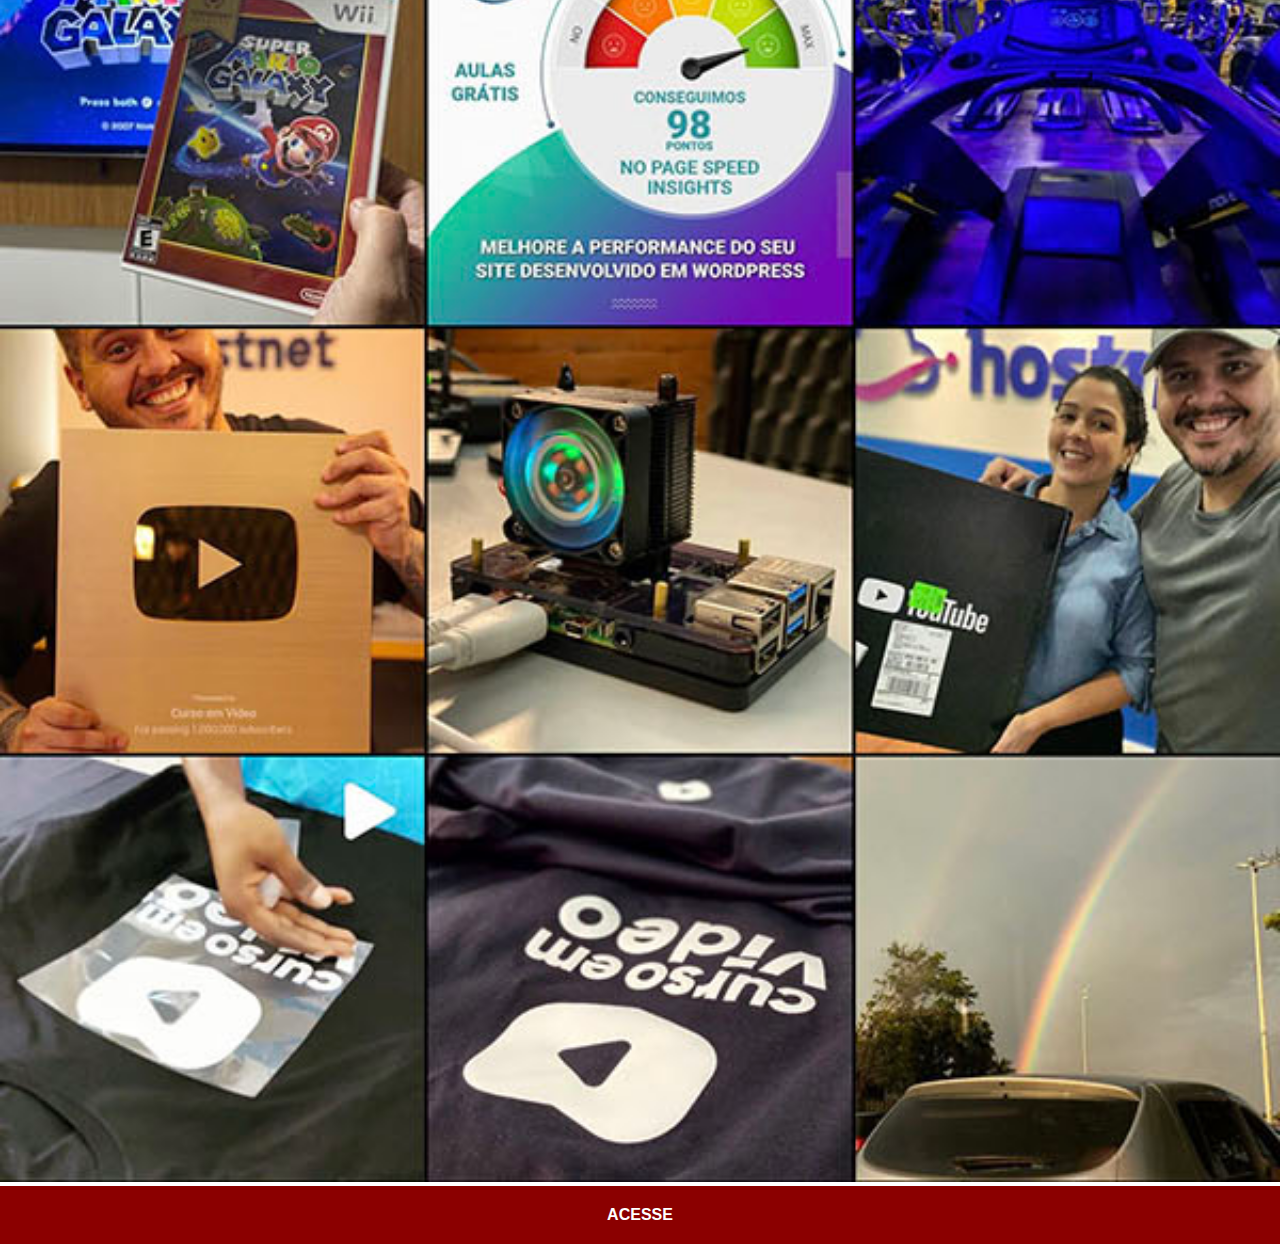
<file: instagram.html>
<!DOCTYPE html>
<html lang="pt-br">
<head>
    <meta charset="UTF-8">
    <meta name="viewport" content="width=device-width, initial-scale=1.0">
    <title>Instagram</title>
    <link rel="stylesheet" href="estilos/social.css">
</head>
<body>
    <img src="imagens/tela-instagram.jpg" alt="instagram">
    <a href="https://www.instagram.com/gustavoguanabara/" target="_blank">ACESSE</a>
</body>
</html>
</file>
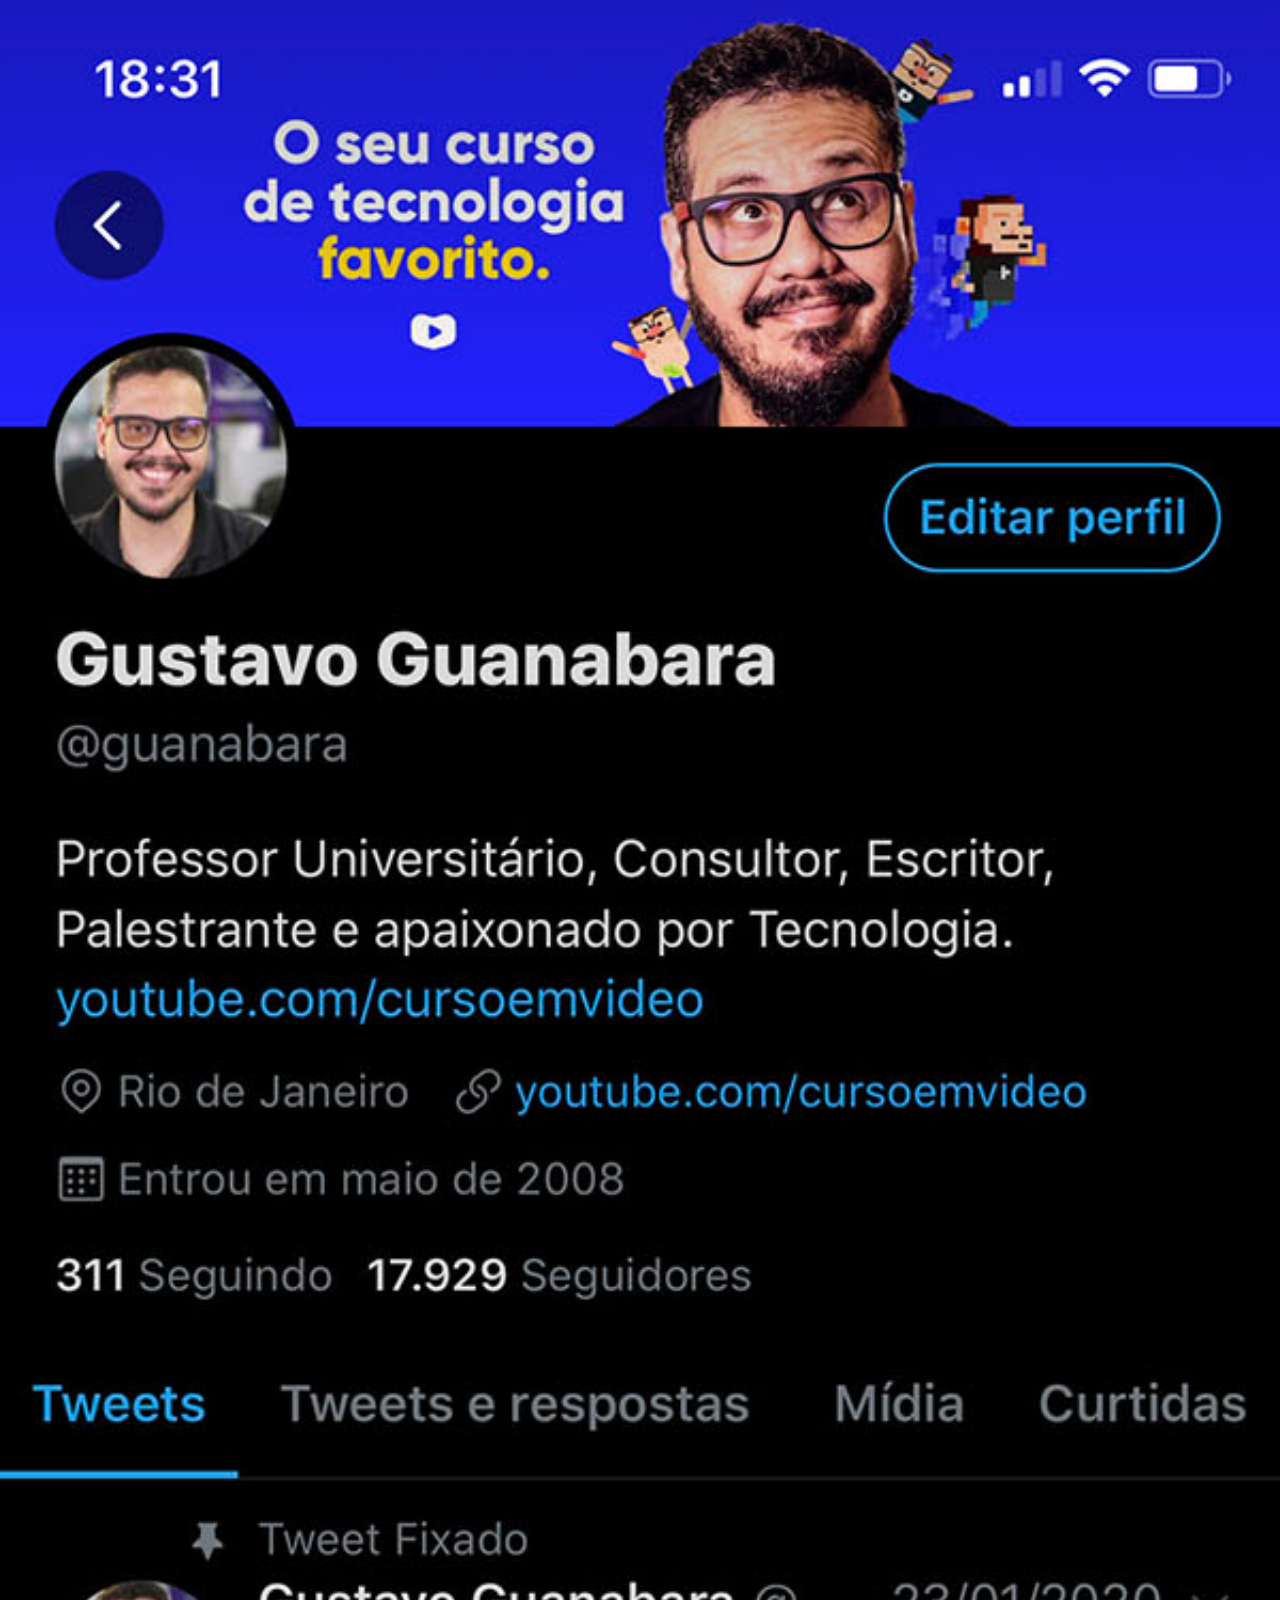
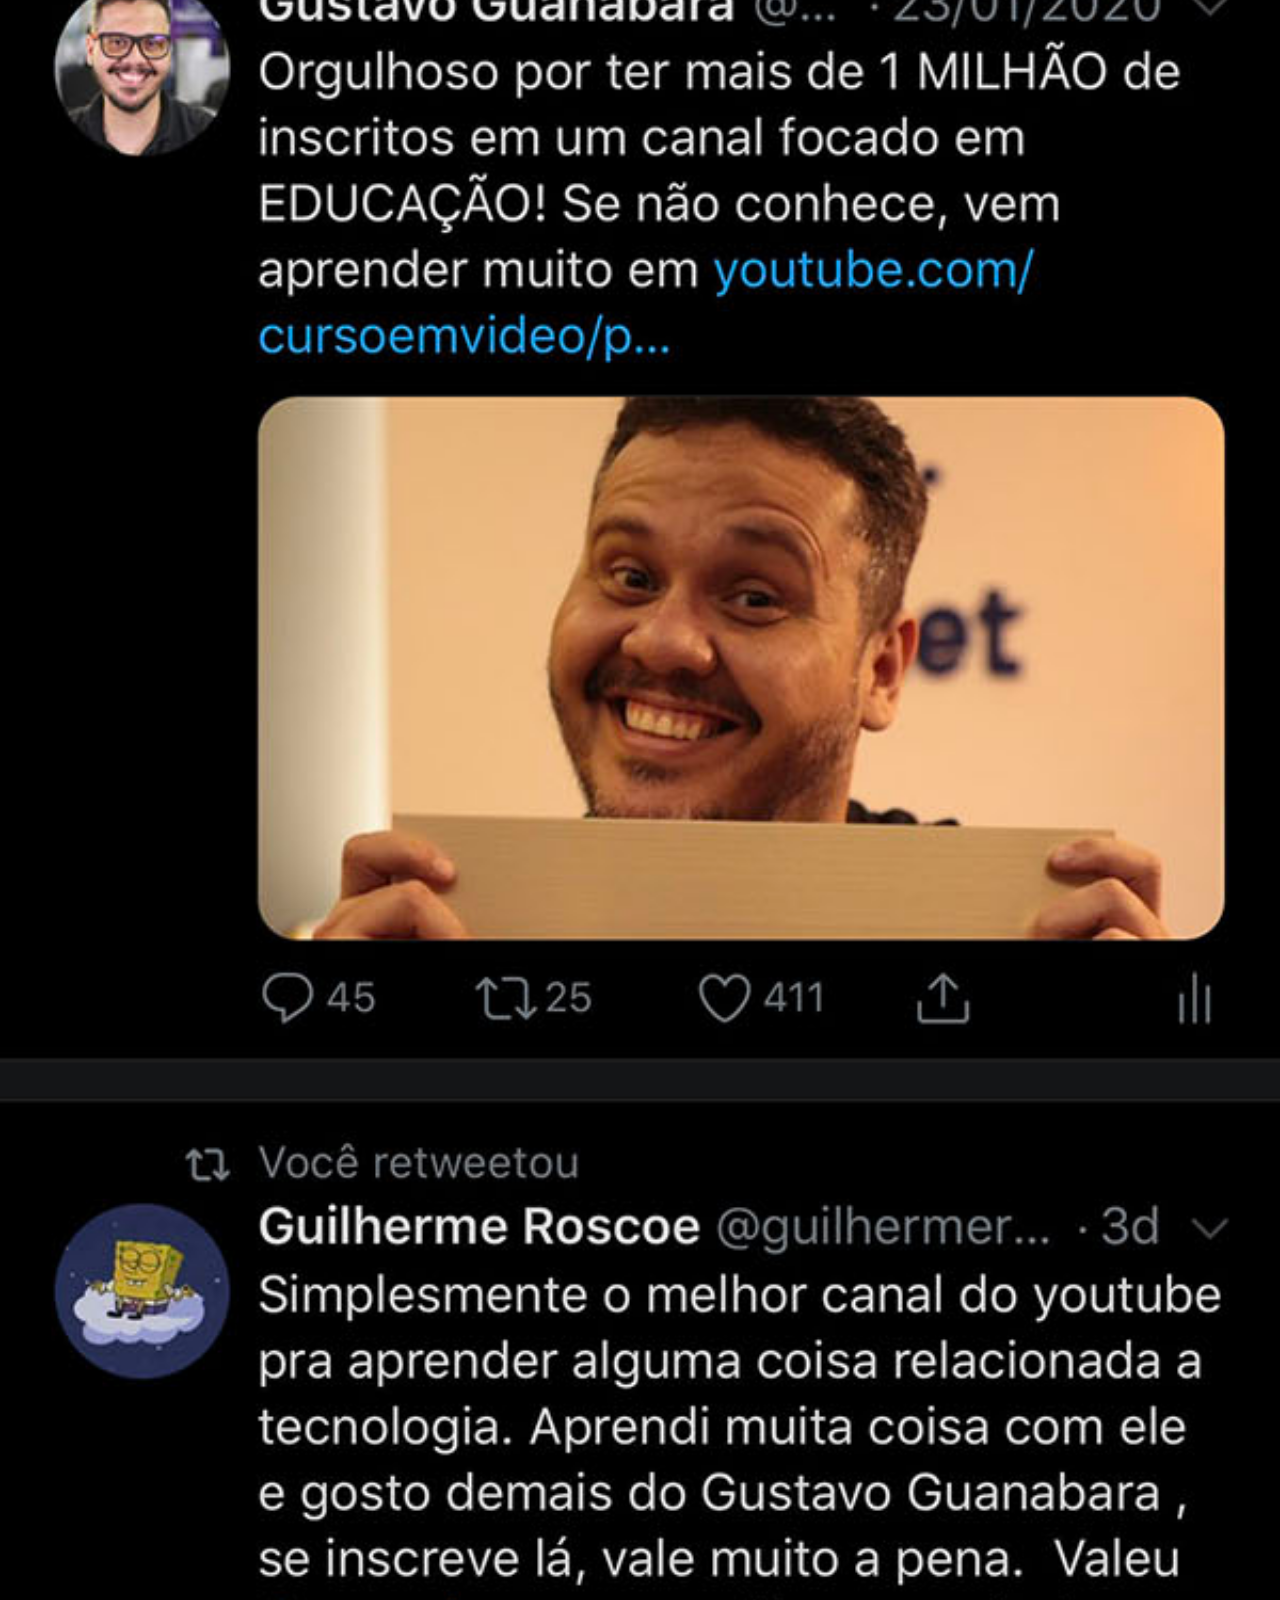
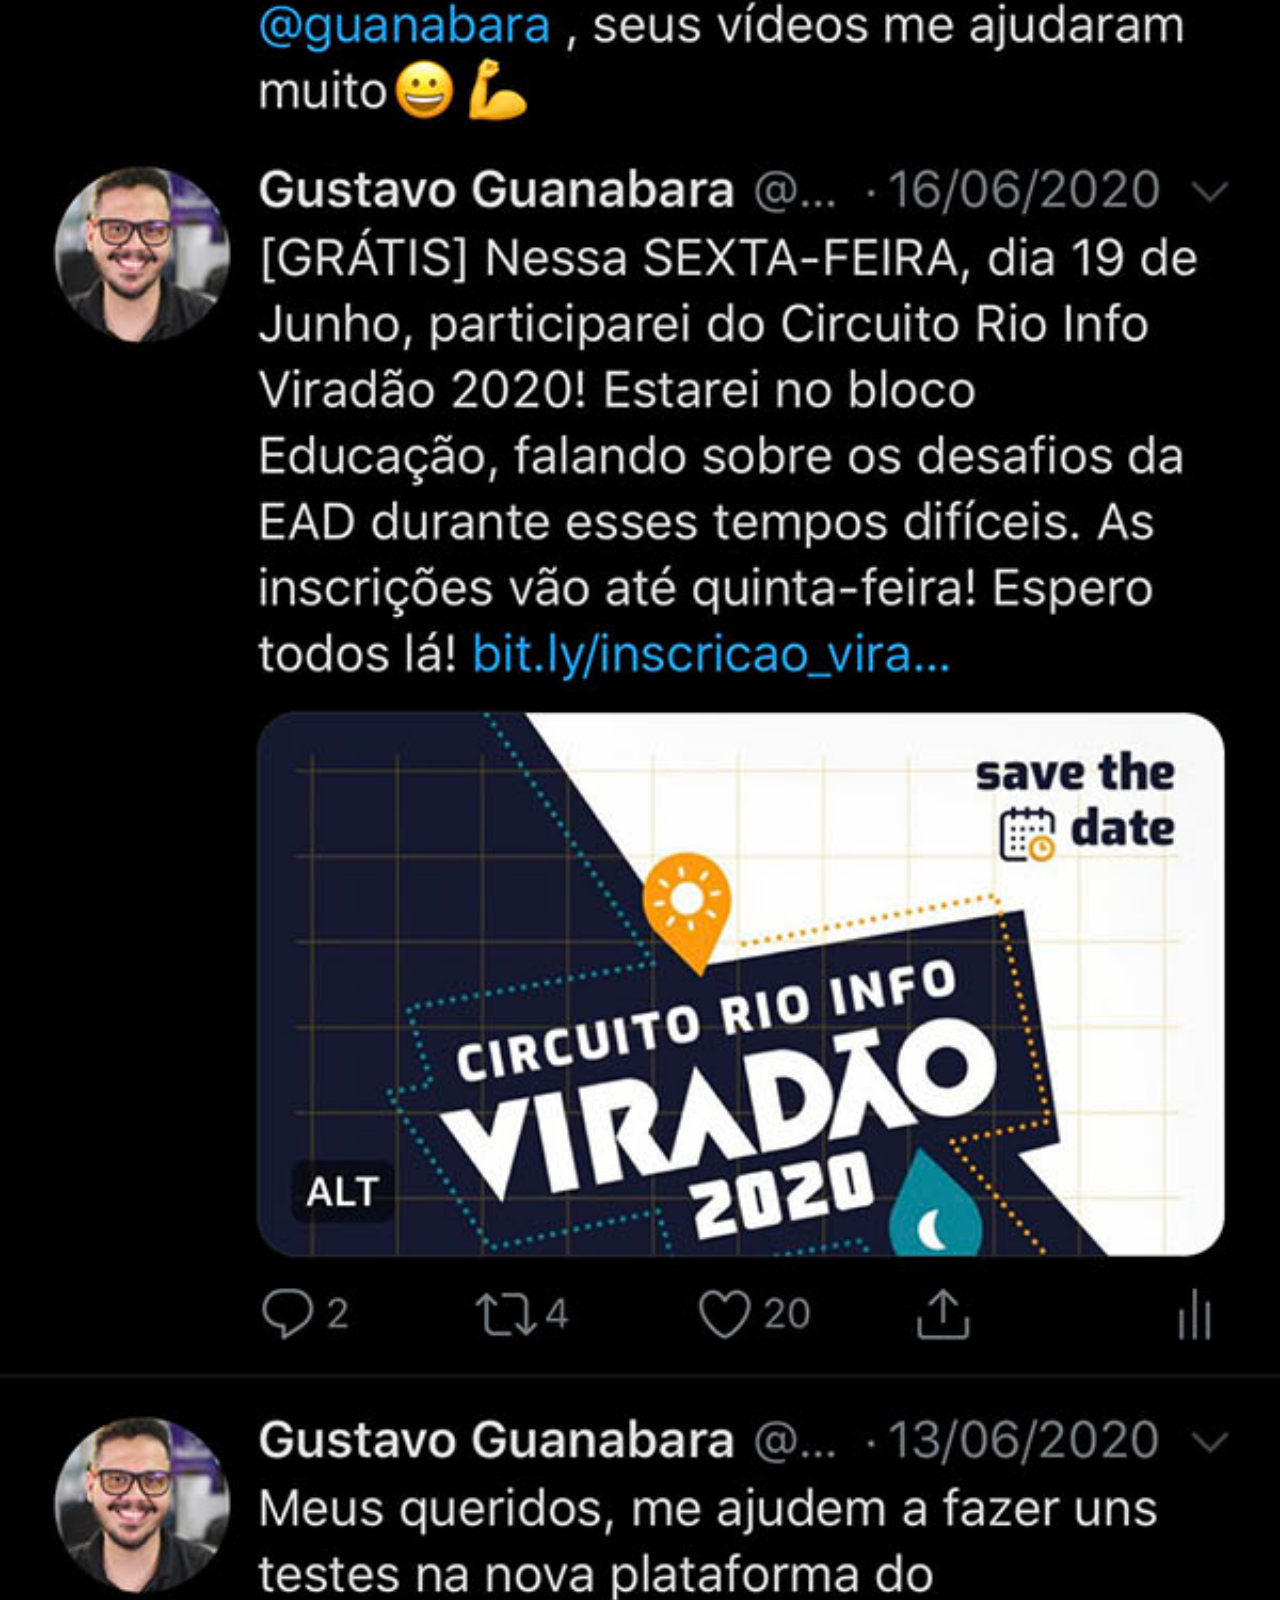
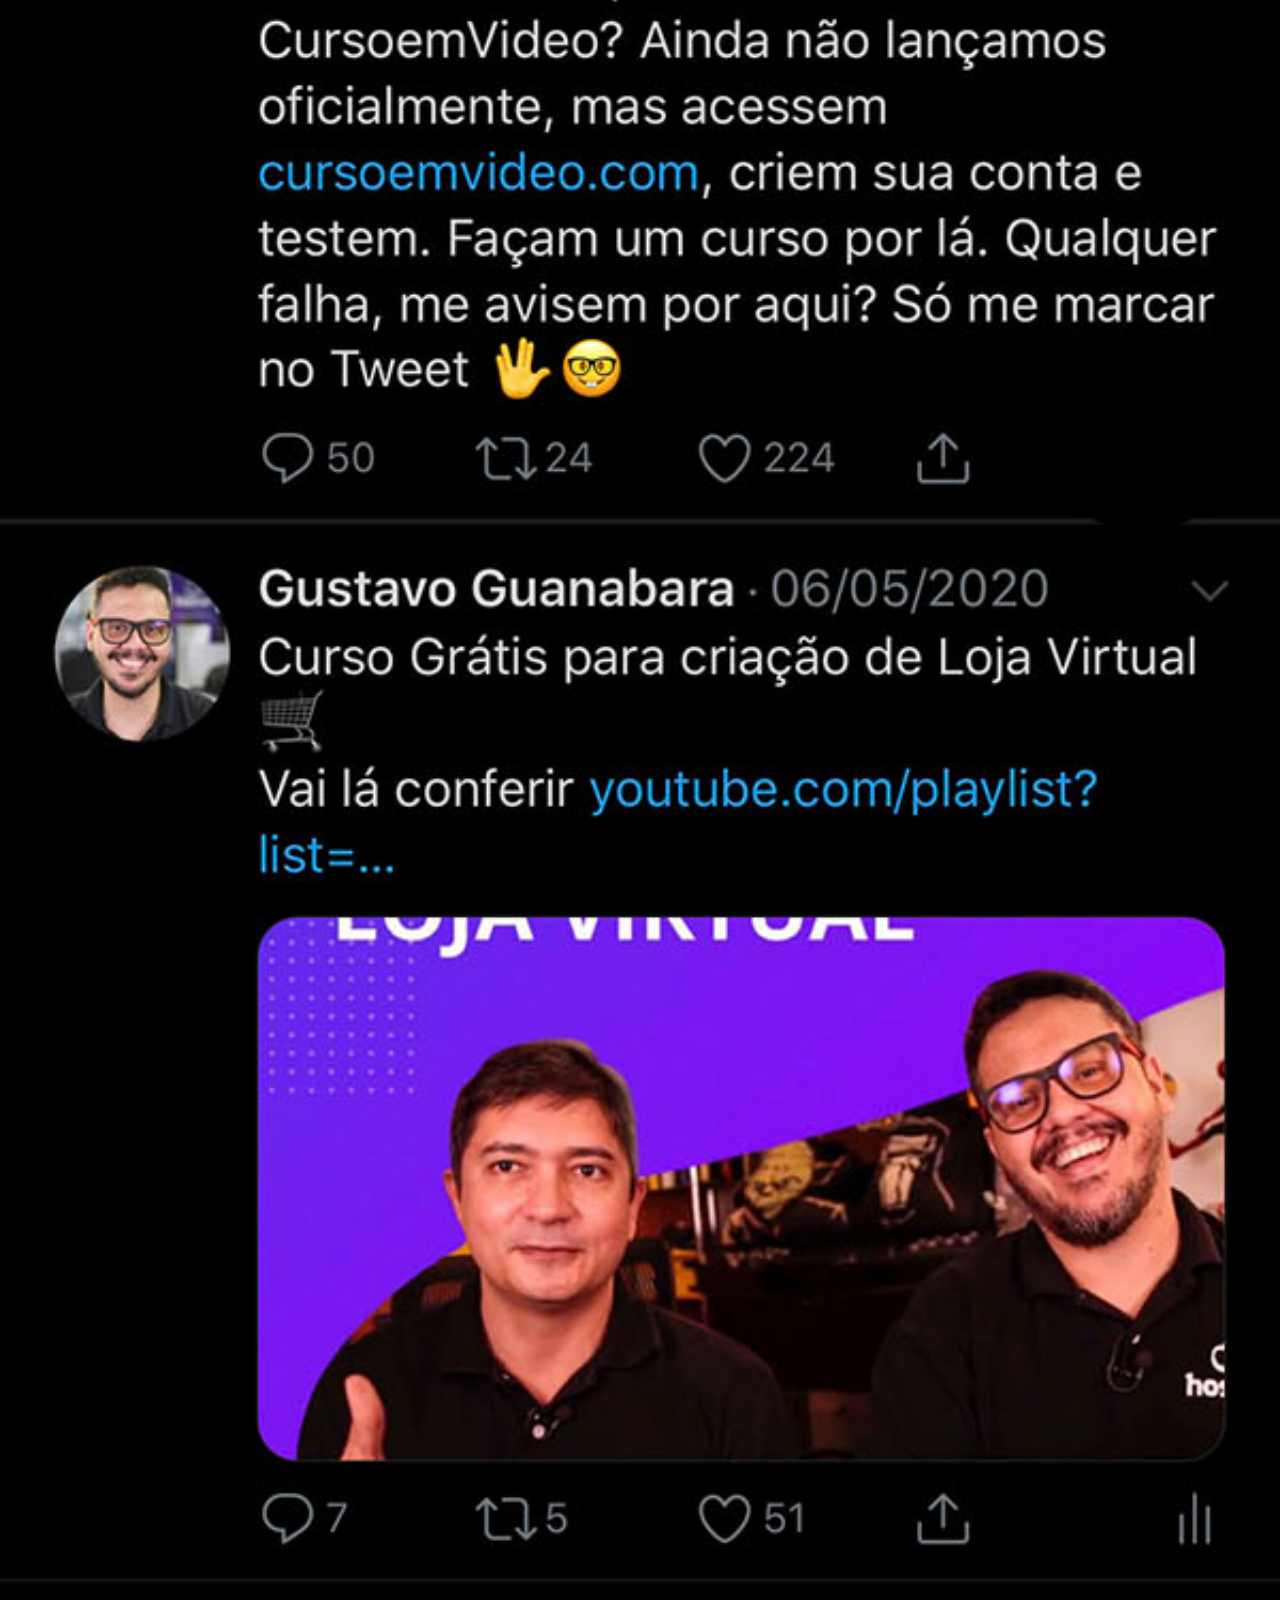
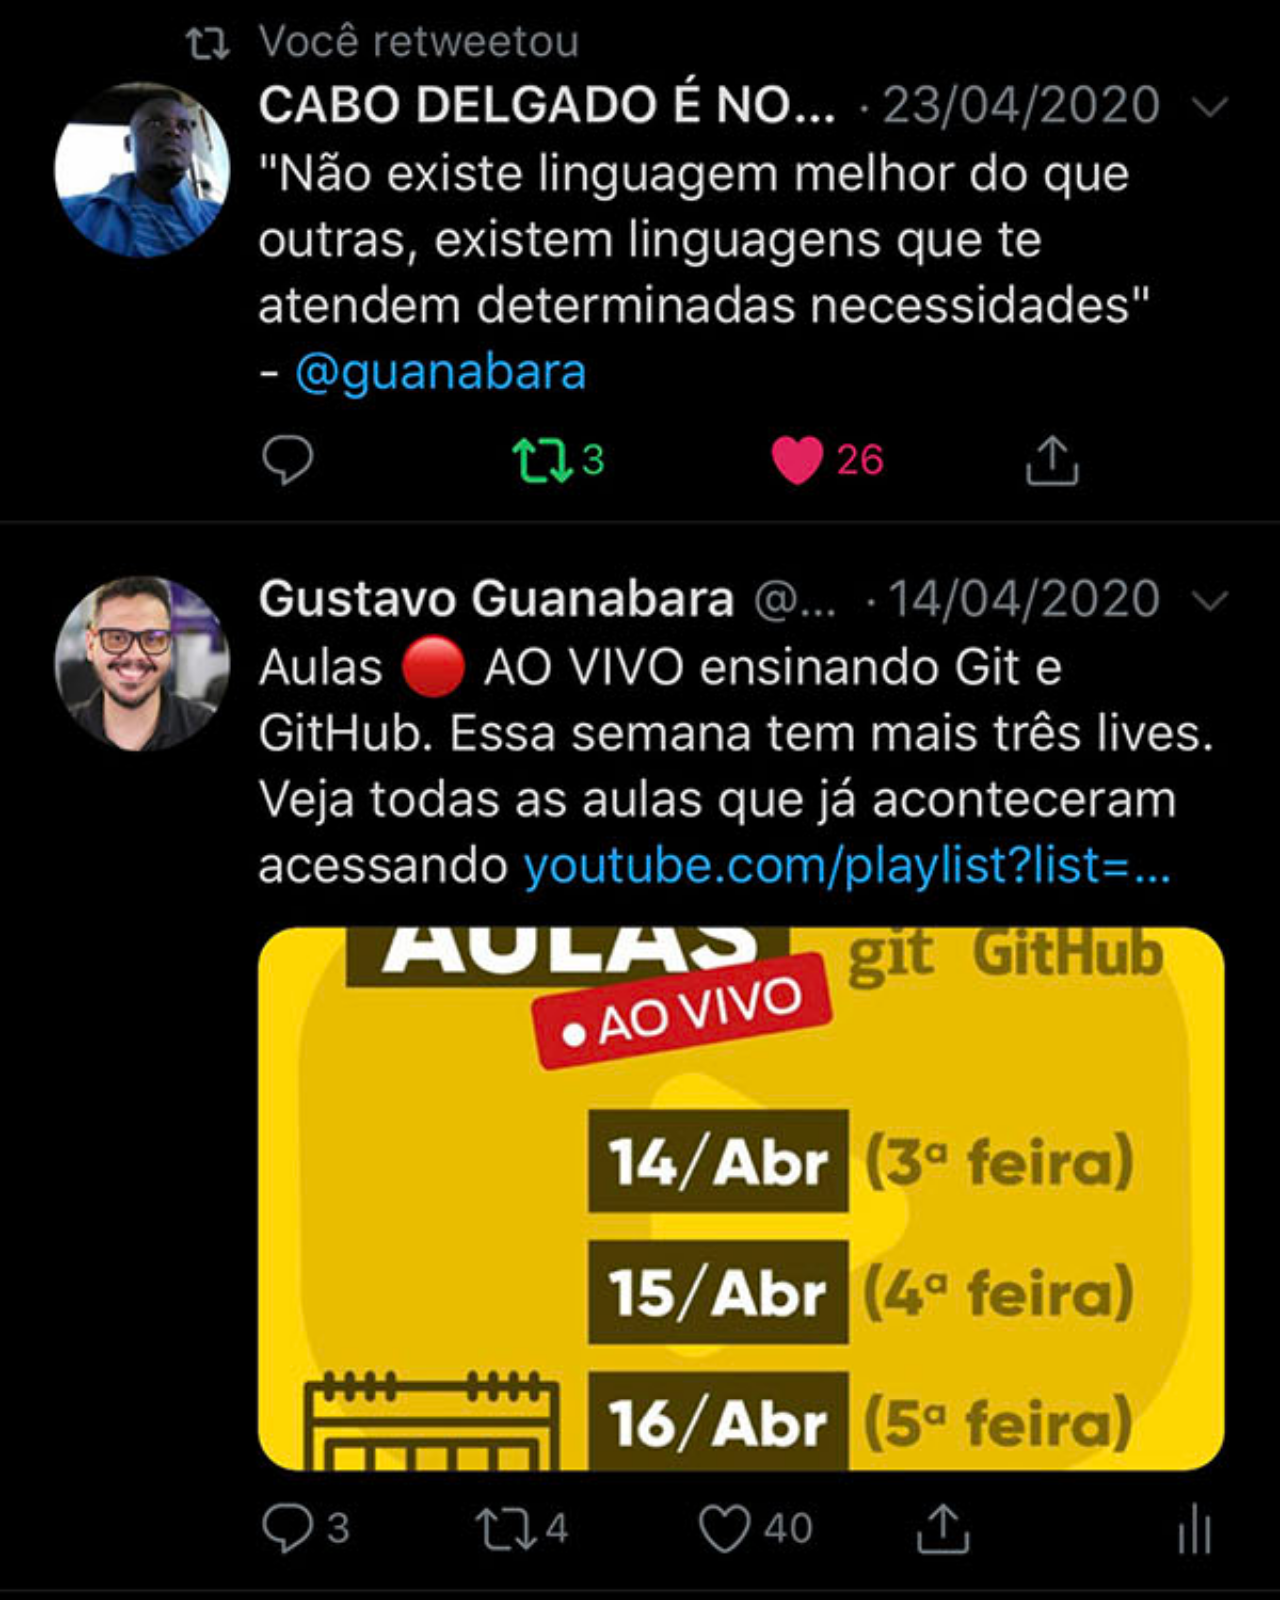
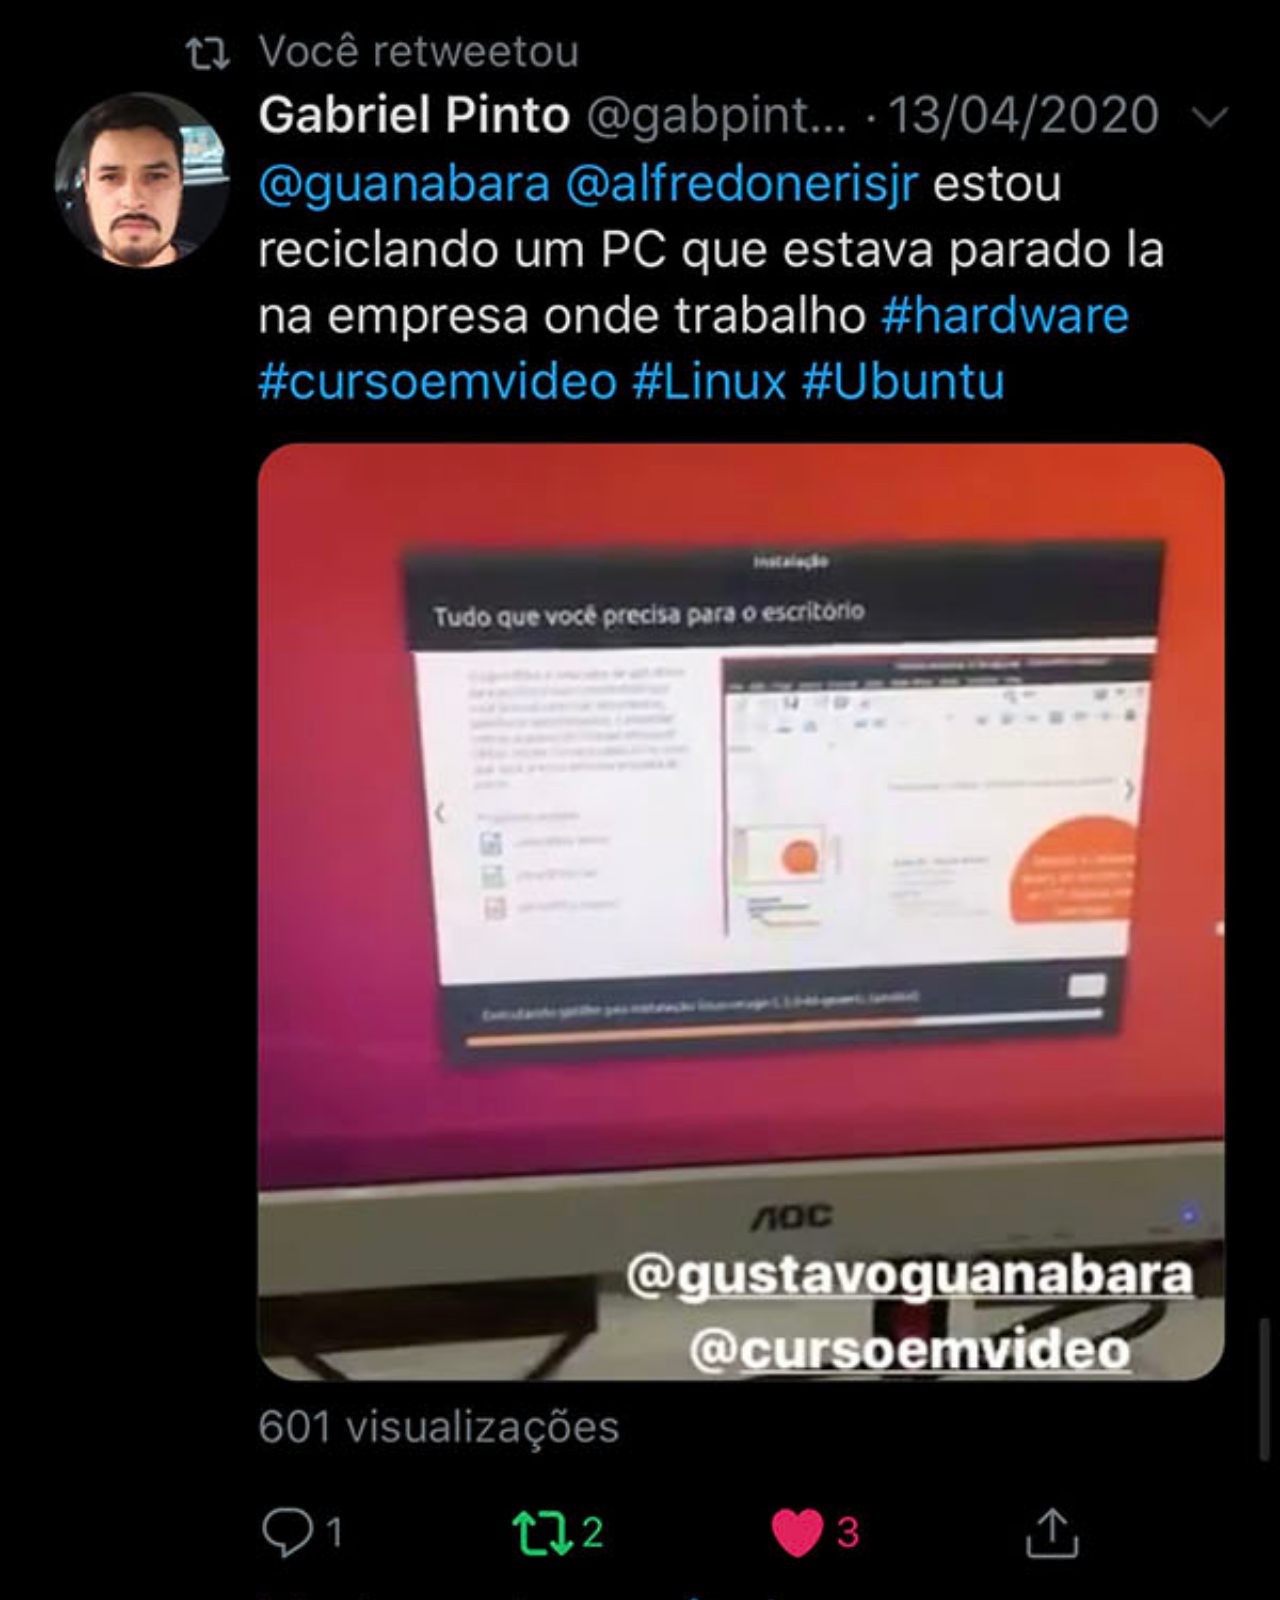
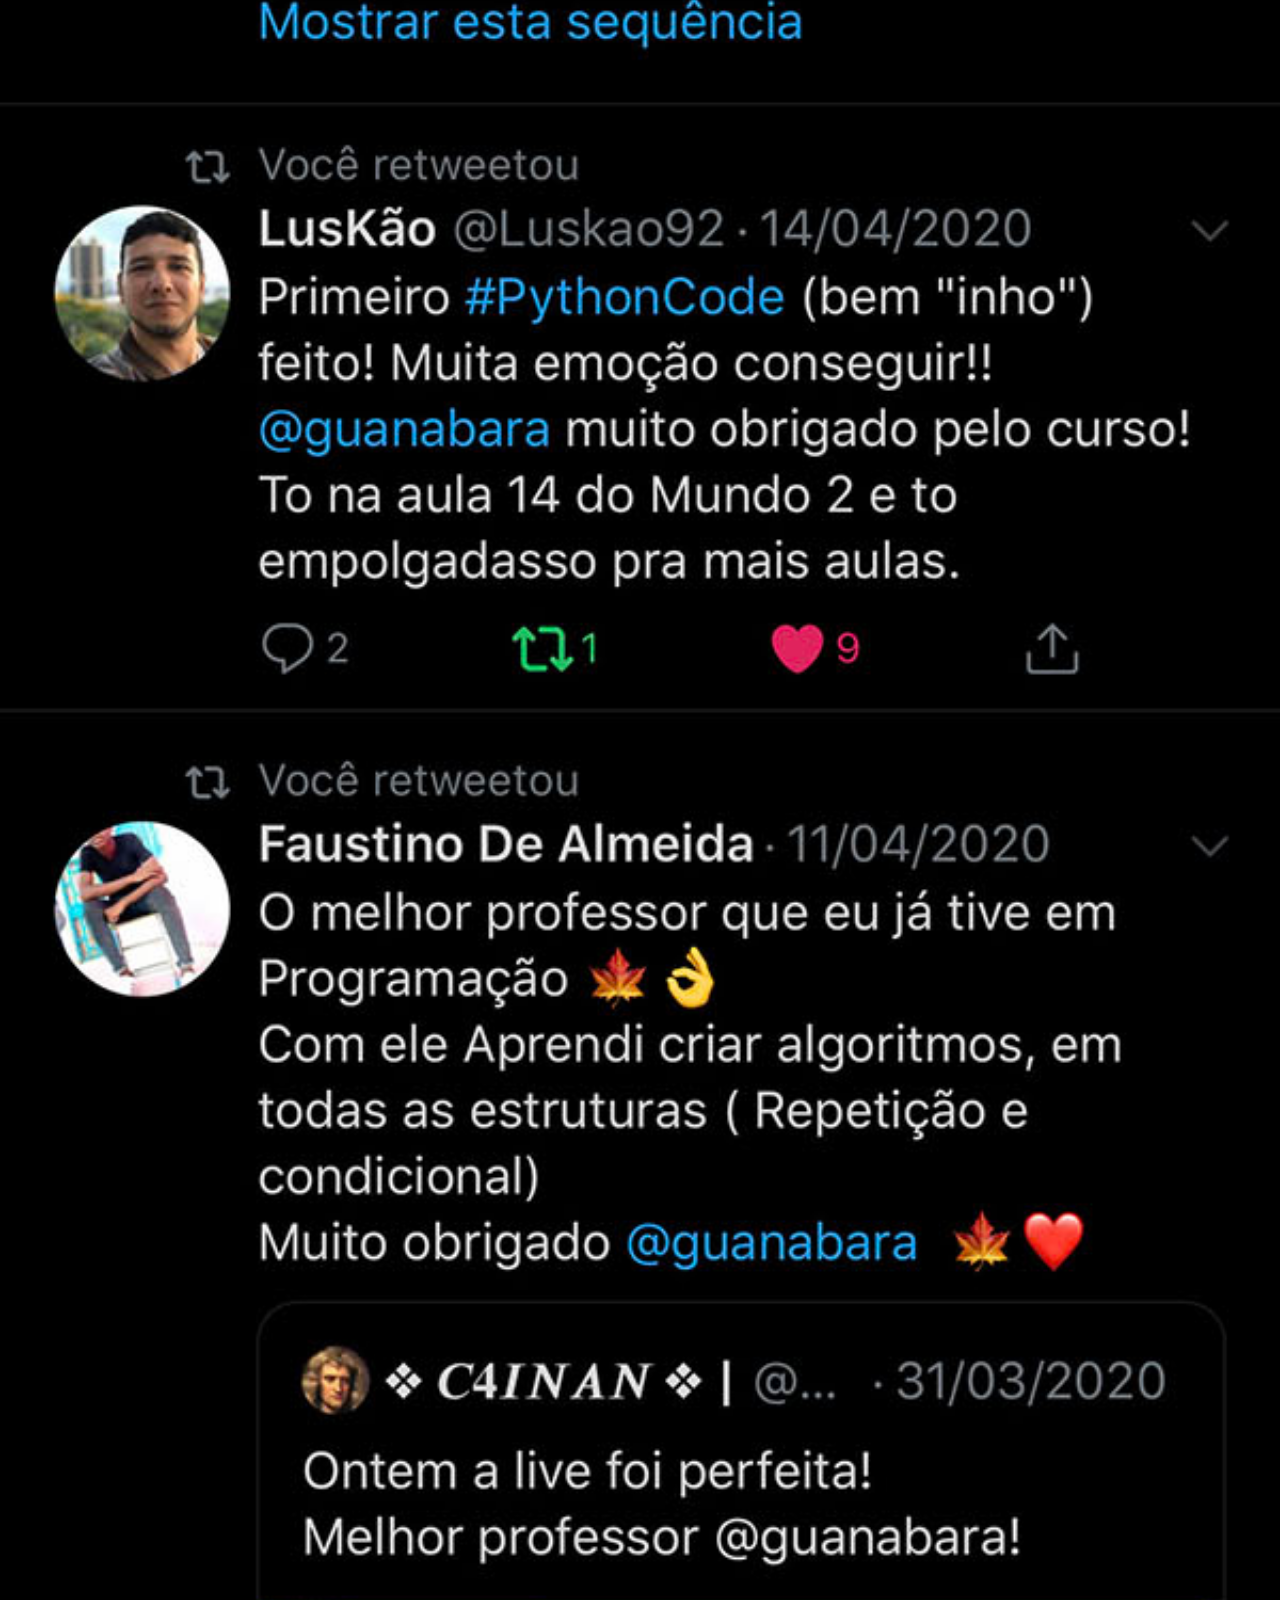
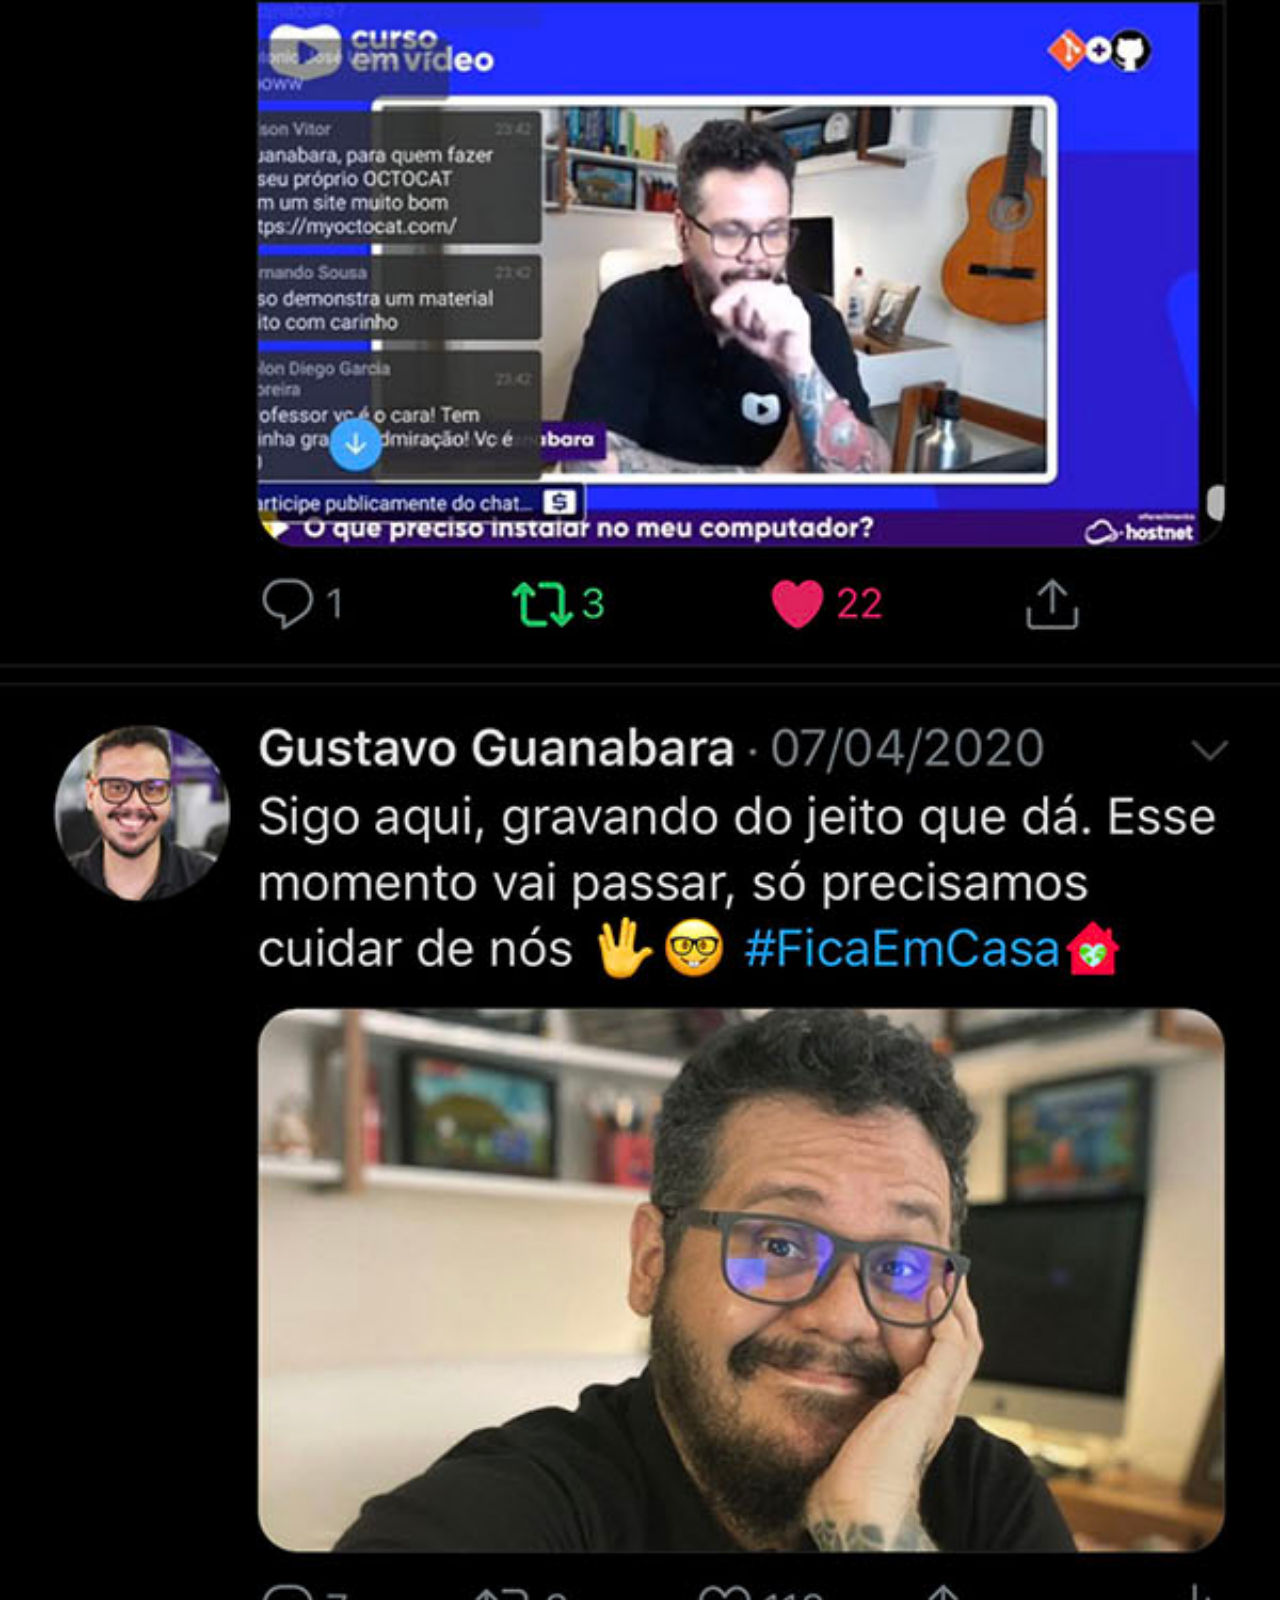
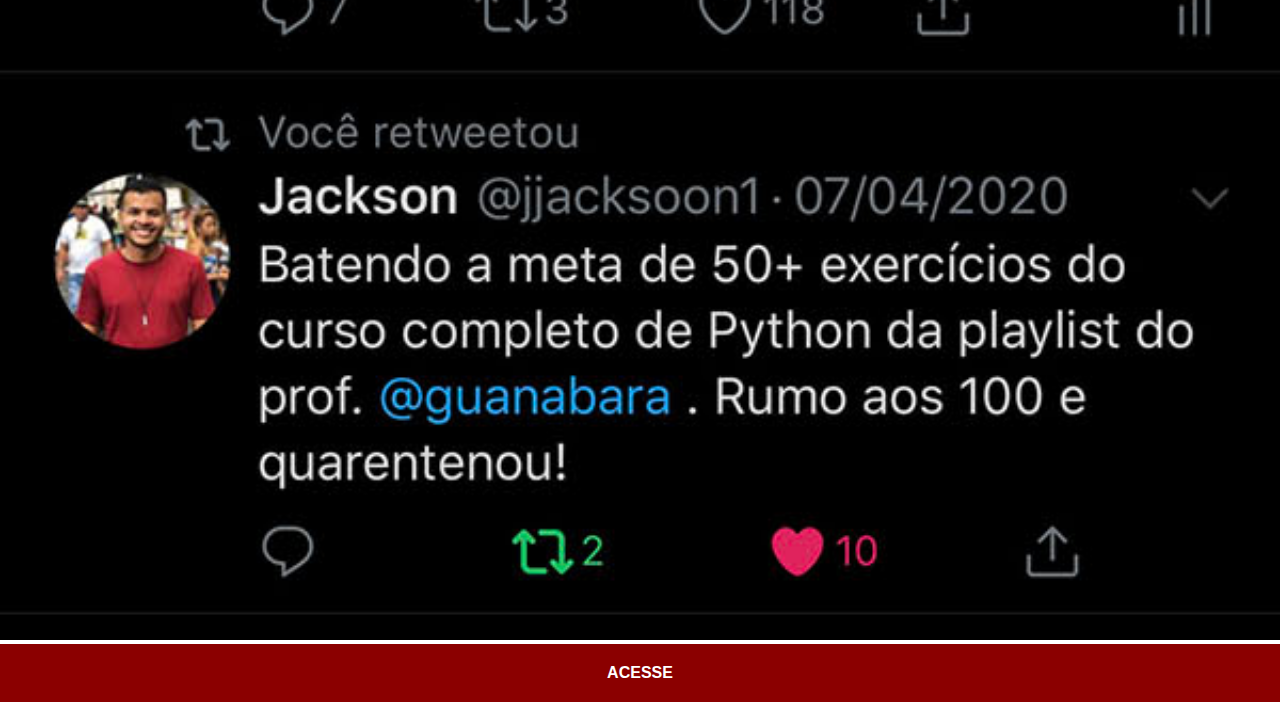
<file: twitter.html>
<!DOCTYPE html>
<html lang="pt-br">
<head>
    <meta charset="UTF-8">
    <meta name="viewport" content="width=device-width, initial-scale=1.0">
    <title>Twitter</title>
    <link rel="stylesheet" href="estilos/social.css">
</head>
<body>
    <img src="imagens/tela-twitter.jpg" alt="twitter">
    <a href="https://x.com/guanabara" target="_blank">ACESSE</a>
</body>
</html>
</file>
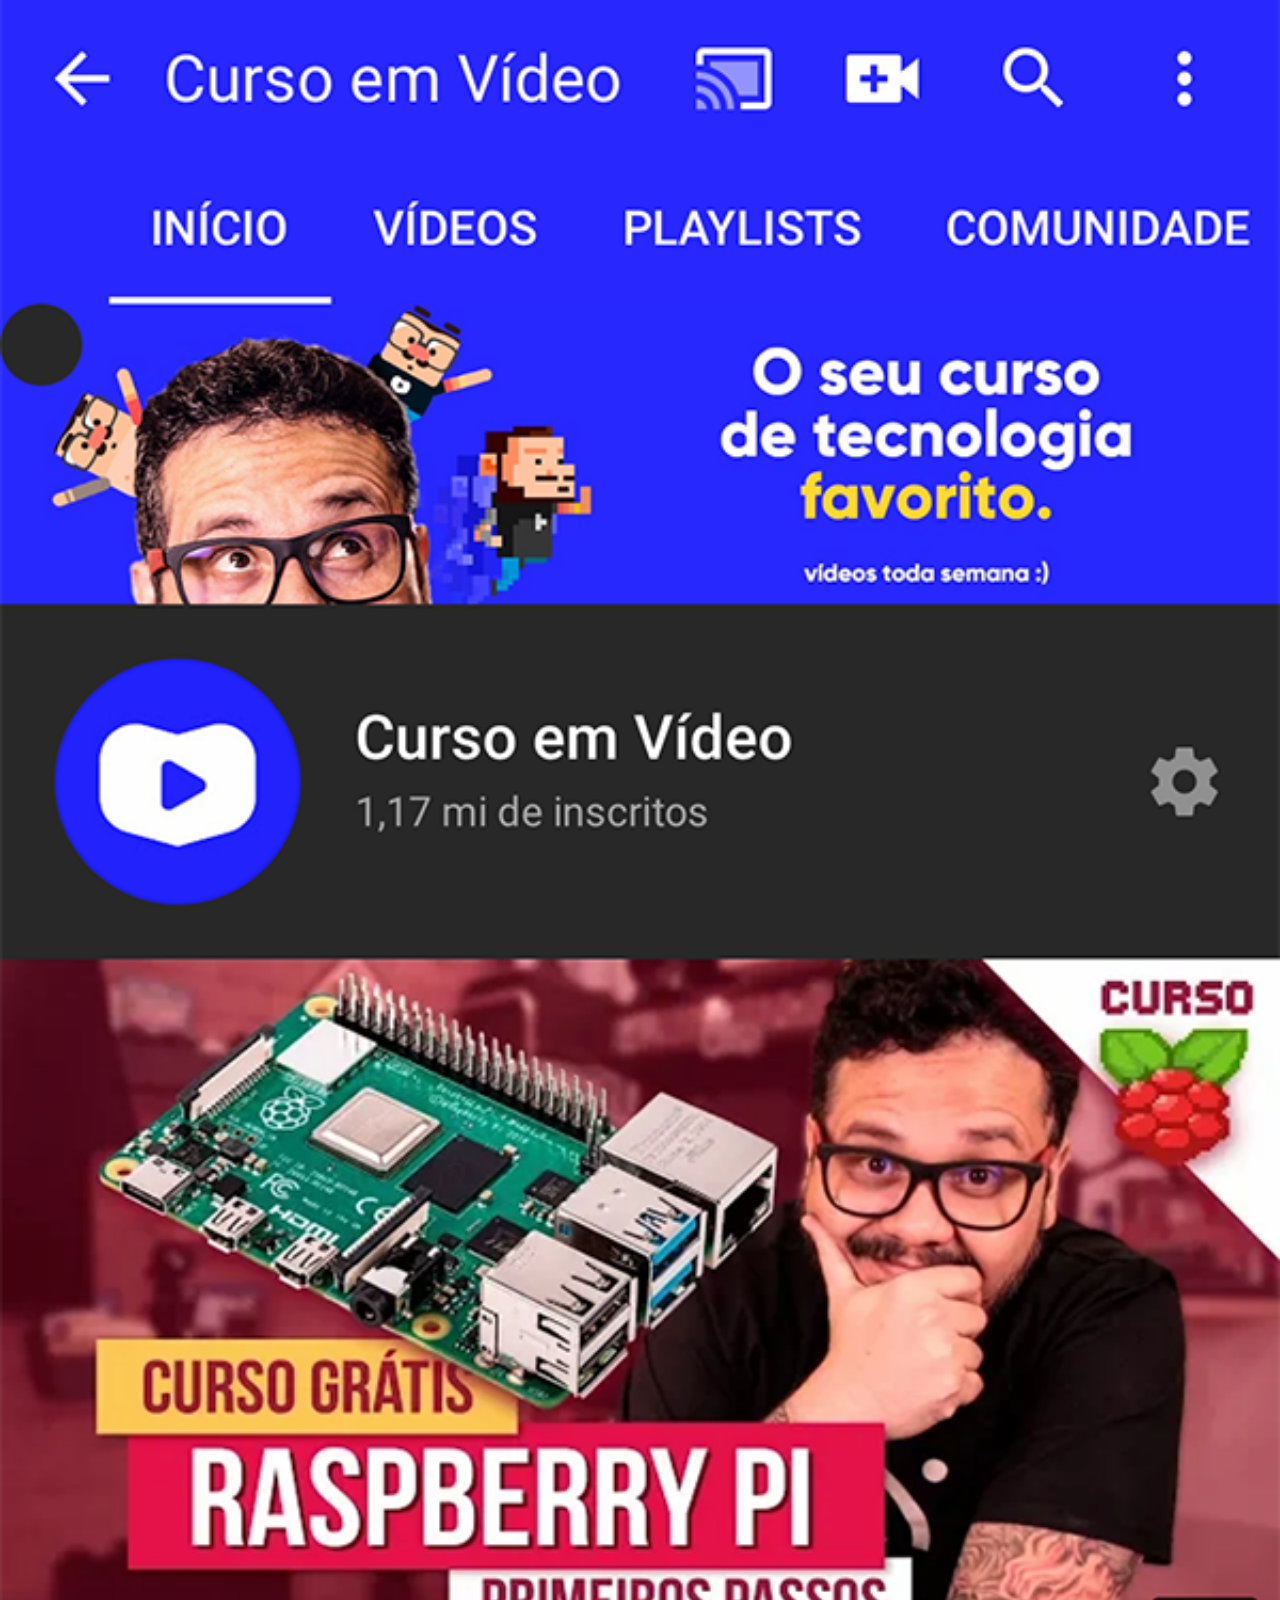
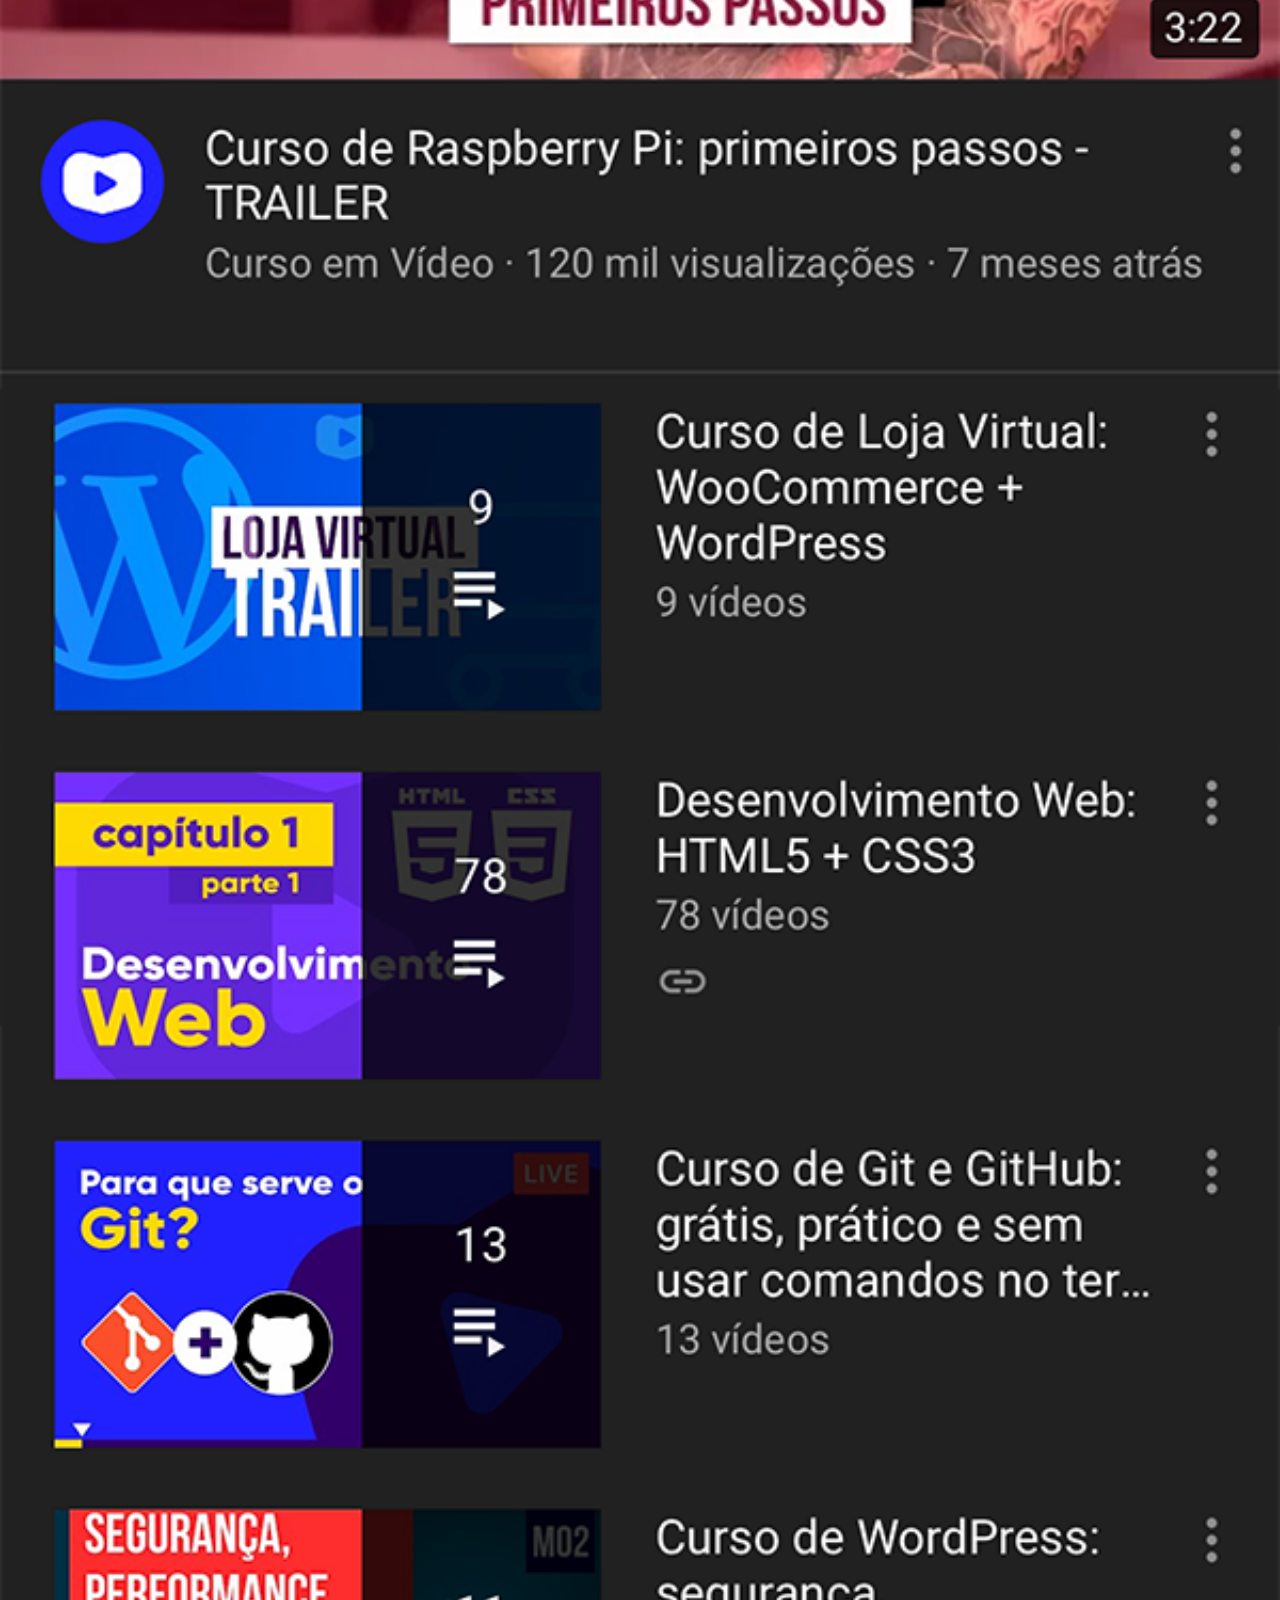
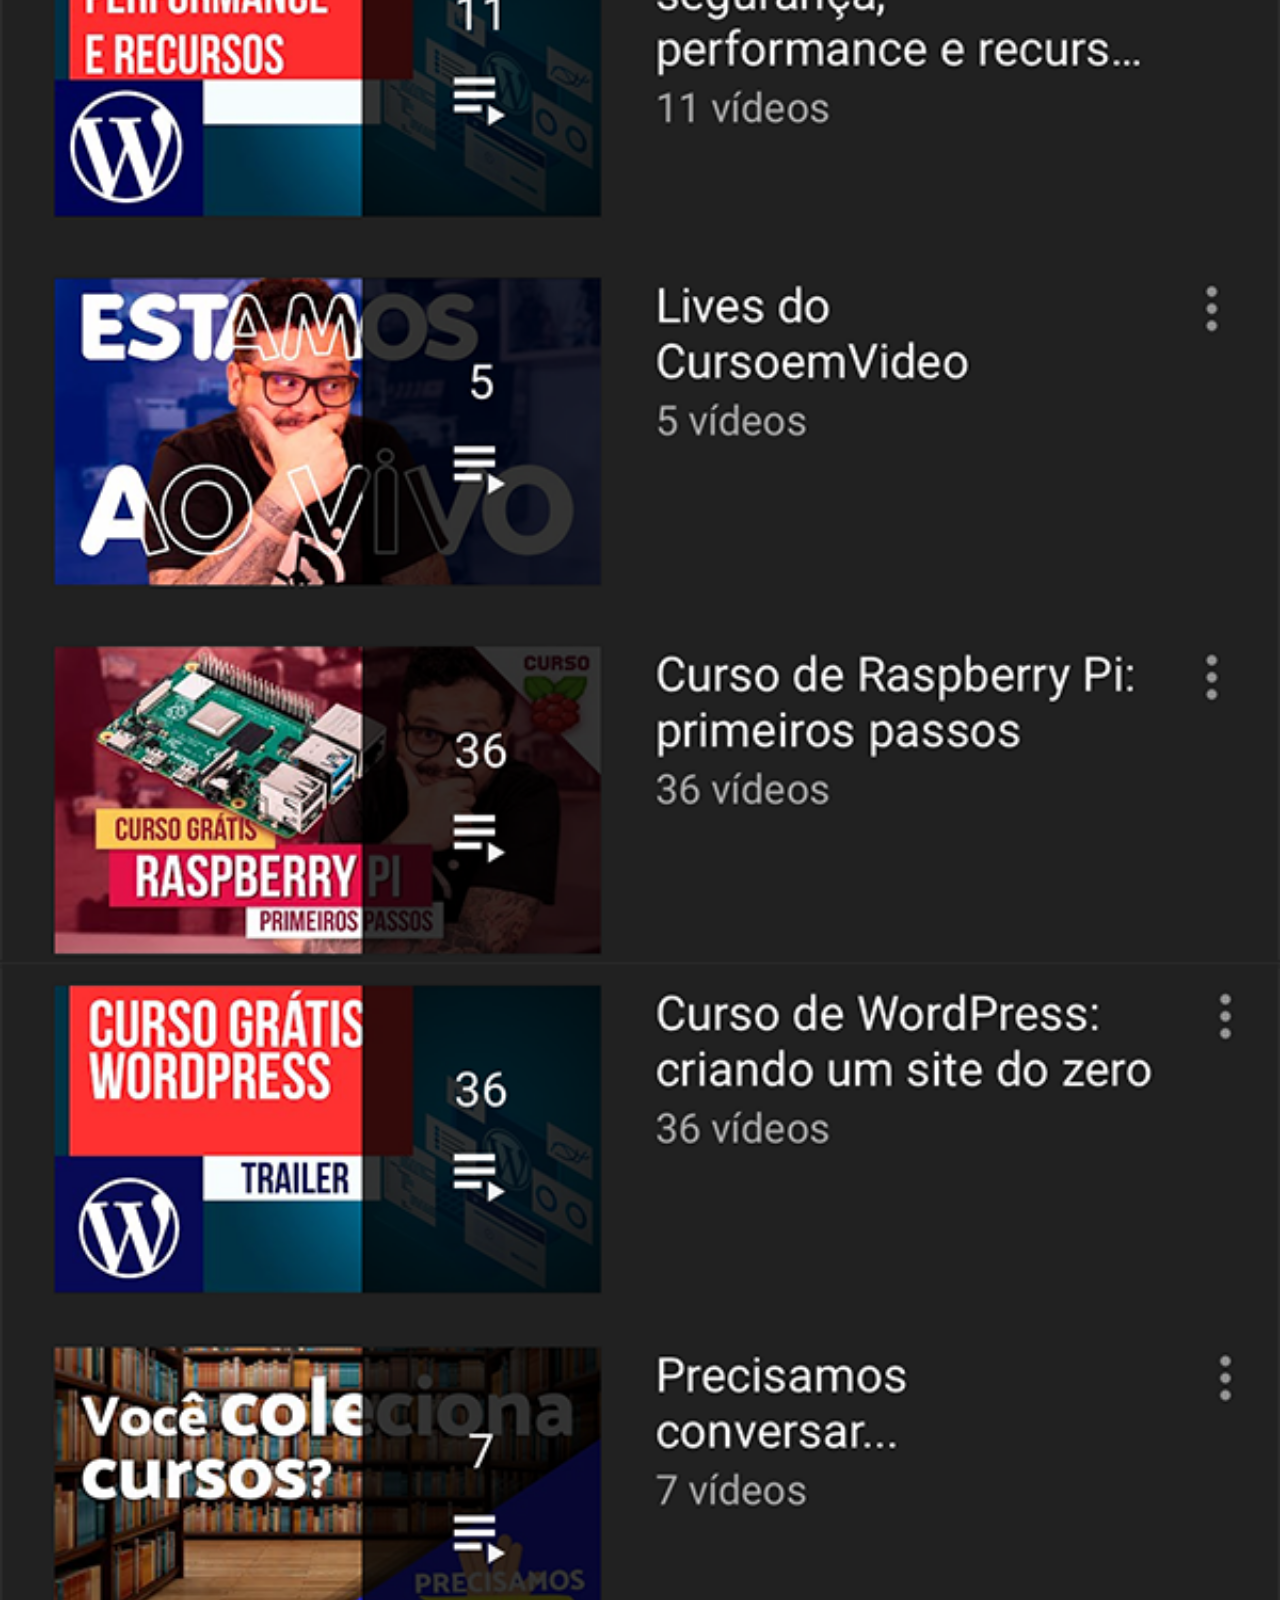
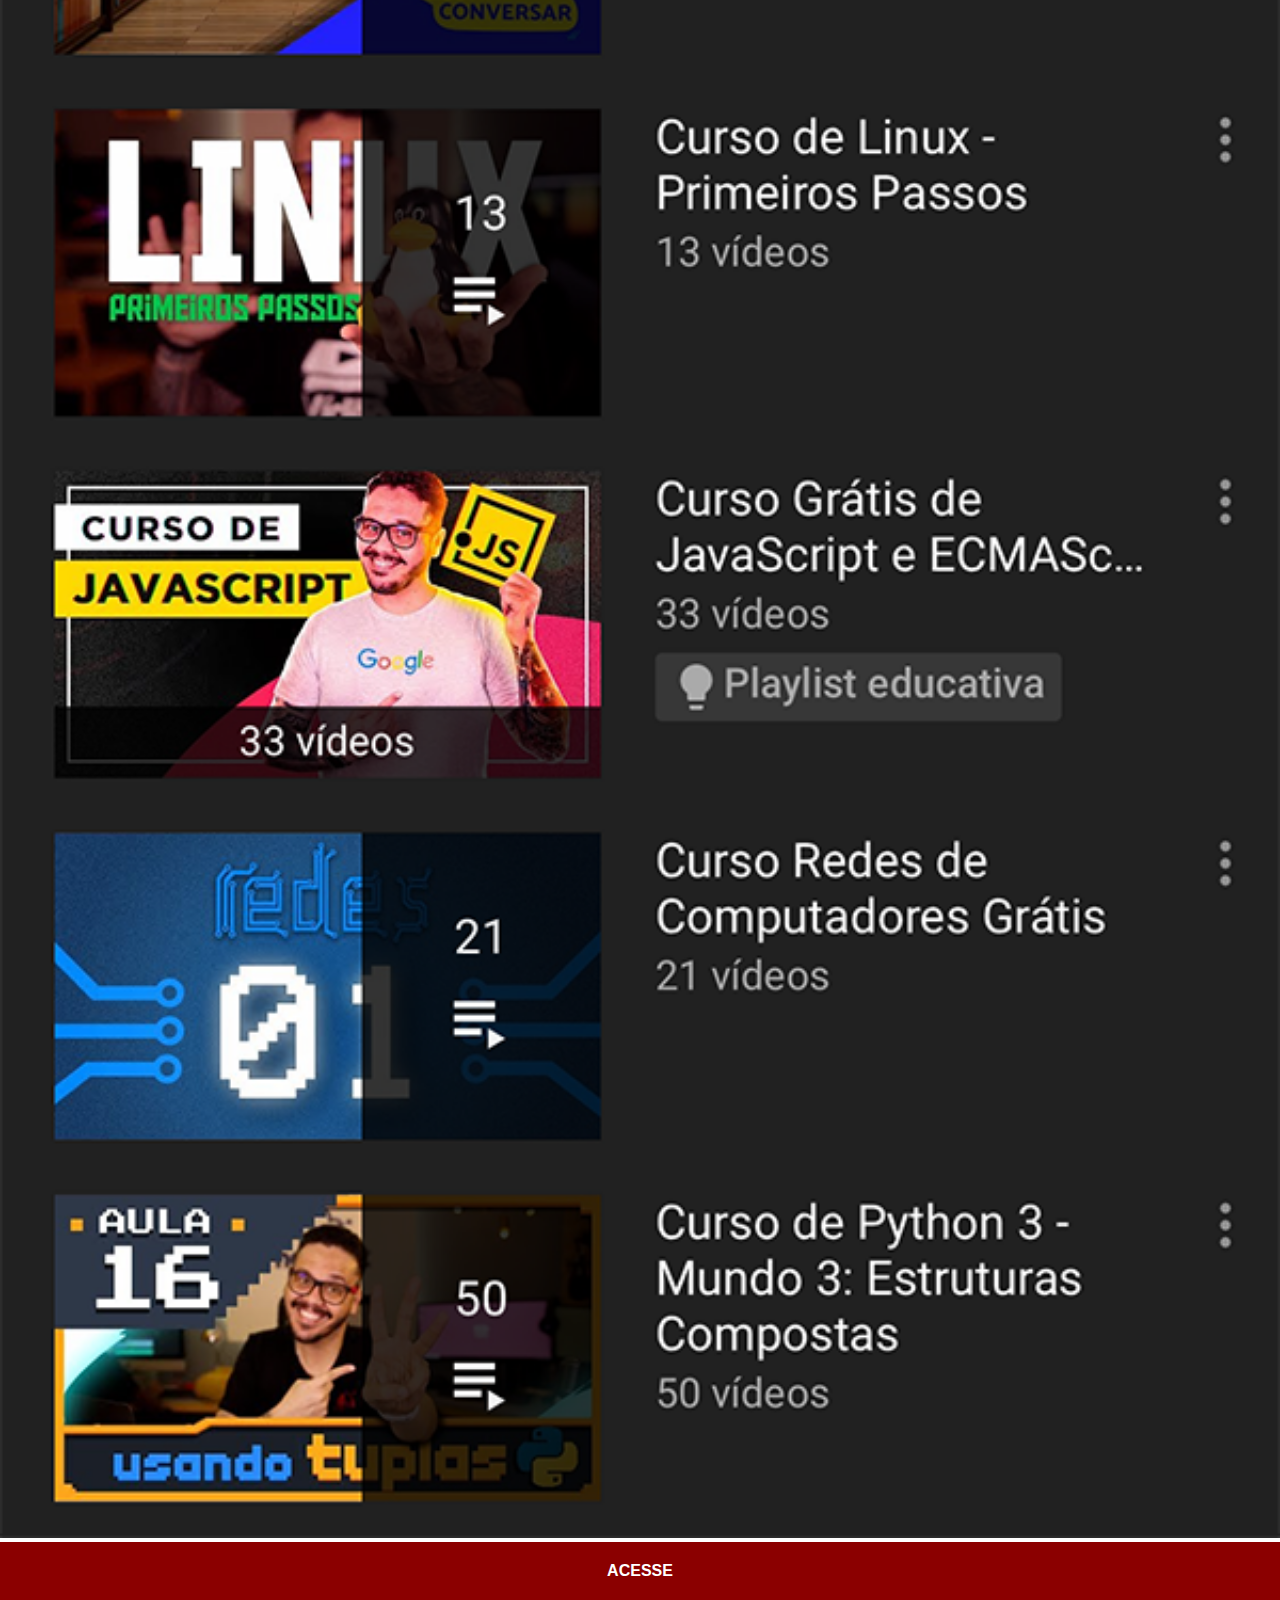
<file: youtube.html>
<!DOCTYPE html>
<html lang="pt-br">
<head>
    <meta charset="UTF-8">
    <meta name="viewport" content="width=device-width, initial-scale=1.0">
    <title>YouTube</title>
    <link rel="stylesheet" href="estilos/social.css">
</head>
<body>
    <img src="imagens/tela-youtube.png" alt="youtube">
    <a href="https://www.youtube.com/c/CursoemV%C3%ADdeo" target="_blank">ACESSE</a>
</body>
</html>
</file>
<file: estilos/style.css>
@charset "UTF-8";

* {
    margin: 0px;
    padding: 0px;
    font-family: Arial, Helvetica, sans-serif;
}

html, body {
    height: 100vh;
    width: 100vw;
    background-color: black;
}

body {
    background: url('../imagens/fundo-madeira.jpg') no-repeat top center;
    background-size: cover;
    background-attachment: fixed;
}

main {
    height: 100vh;
    position: relative;
}

section#telefone {
    position: absolute;
    top: 50%;
    left: 50%;
    transform: translate(-50%, -50%);
    background: url('../imagens/frame-iphone.png') no-repeat;
    height: 627px;
    width: 311px;
}

iframe#tela {
    position: relative;
    top: 80px;
    left: 22px;
    width: 266px;
    height: 471px;
}

section#redes-sociais>a>img {
    width: 50px;
    margin: 10px;
    border-radius: 50%;
    box-shadow: 2px 2px 5px rgba(0, 0, 0, 0.384);
    box-sizing: border-box;
}

section#redes-sociais {
    text-align: right;
}

section#redes-sociais img:hover {
    border: 2px solid rgba(255, 255, 255, 0.356);
    transform: translate(-3px, -3px);
    box-shadow: 5px 5px 10px rgba(0, 0, 0, 0.384);
    transition: transform 0.3s, border 1s;
}
</file>
<file: estilos/social.css>
@charset "UTF-8";

* {
    margin: 0px;
    padding: 0px;
    font-family: Arial, Helvetica, sans-serif;
}

::-webkit-scrollbar {
    width: 0px;
    height: 0px;
}

img {
    width: 100vw;
}

a {
    display: block;
    background-color: darkred;
    padding: 20px;
    text-align: center;
    font-weight: bold;
    text-decoration: none;
    color: white;
}

a:hover {
    background-color: red;
}
</file>
